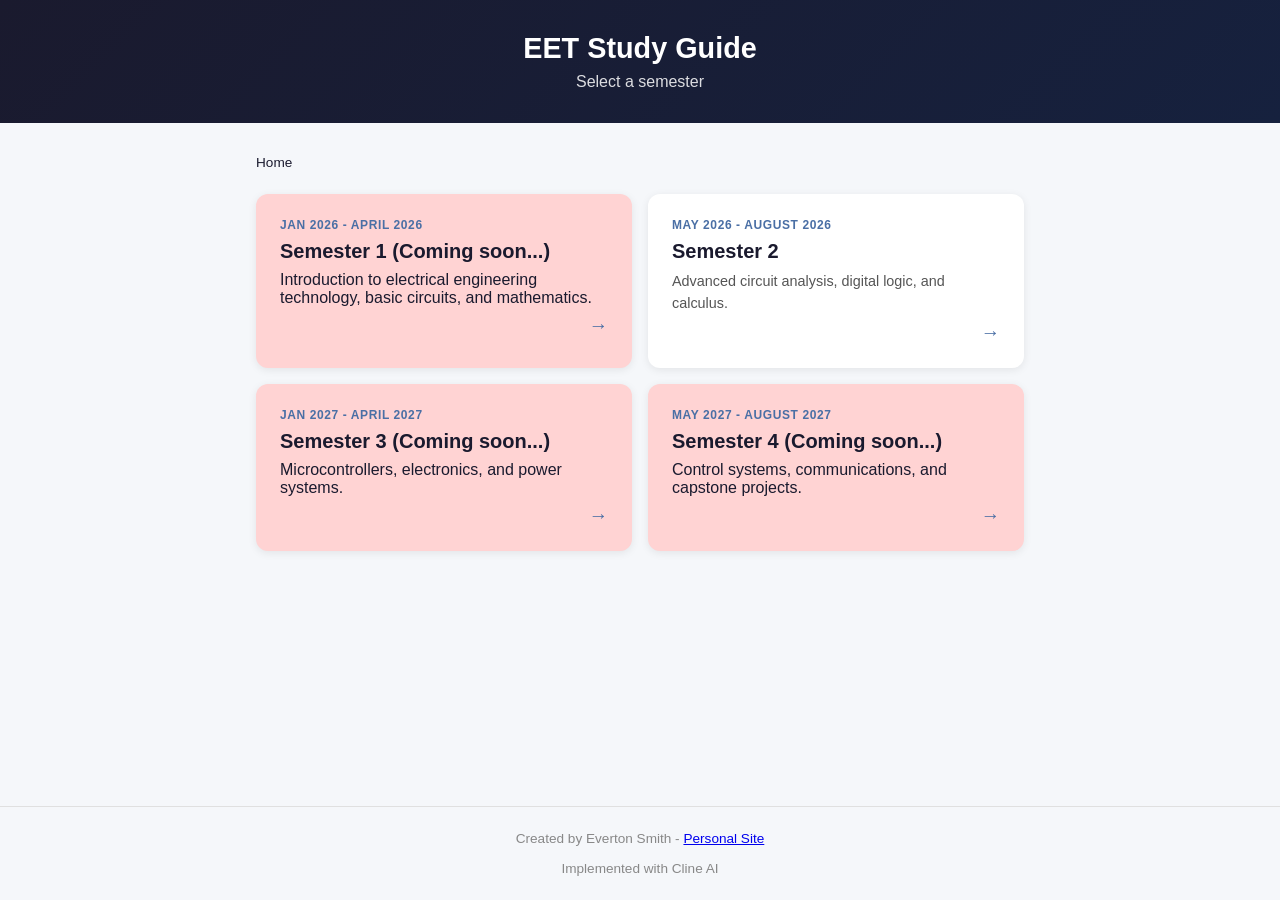
<file: index.html>
<!DOCTYPE html>
<html lang="en">

<head>
    <meta charset="UTF-8">
    <meta name="viewport" content="width=device-width, initial-scale=1.0">
    <title>EET Study Guide</title>
    <link rel="stylesheet" href="assets/css/style.css">
</head>

<body>

    <header>
        <h1>EET Study Guide</h1>
        <p>Select a semester</p>
    </header>

    <main>
        <div class="breadcrumb">
            <span>Home</span>
        </div>

        <div class="semester-grid">
            <a href="#" class="semester-card-wip">
                <div class="semester-number">Jan 2026 - April 2026</div>
                <div class="semester-title">Semester 1 (Coming soon...)</div>
                <p>Introduction to electrical engineering technology, basic circuits, and mathematics.</p>
                <span class="semester-arrow">→</span>
            </a>

            <a href="content/semester-2/index.html" class="semester-card">
                <div class="semester-number">May 2026 - August 2026</div>
                <div class="semester-title">Semester 2</div>
                <p>Advanced circuit analysis, digital logic, and calculus.</p>
                <span class="semester-arrow">→</span>
            </a>

            <a href="#" class="semester-card-wip">
                <div class="semester-number">Jan 2027 - April 2027</div>
                <div class="semester-title">Semester 3 (Coming soon...)</div>
                <p>Microcontrollers, electronics, and power systems.</p>
                <span class="semester-arrow">→</span>
            </a>

            <a href="#" class="semester-card-wip">
                <div class="semester-number">May 2027 - August 2027</div>
                <div class="semester-title">Semester 4 (Coming soon...)</div>
                <p>Control systems, communications, and capstone projects.</p>
                <span class="semester-arrow">→</span>
            </a>
        </div>
    </main>

    <footer>
        <p>Created by Everton Smith - <a href="https://evertonwsmith.github.io/Everton/">Personal Site</a></p>
        <br>
        <p>Implemented with Cline AI</p>
    </footer>

    <script src="assets/js/main.js"></script>
</body>

</html>
</file>
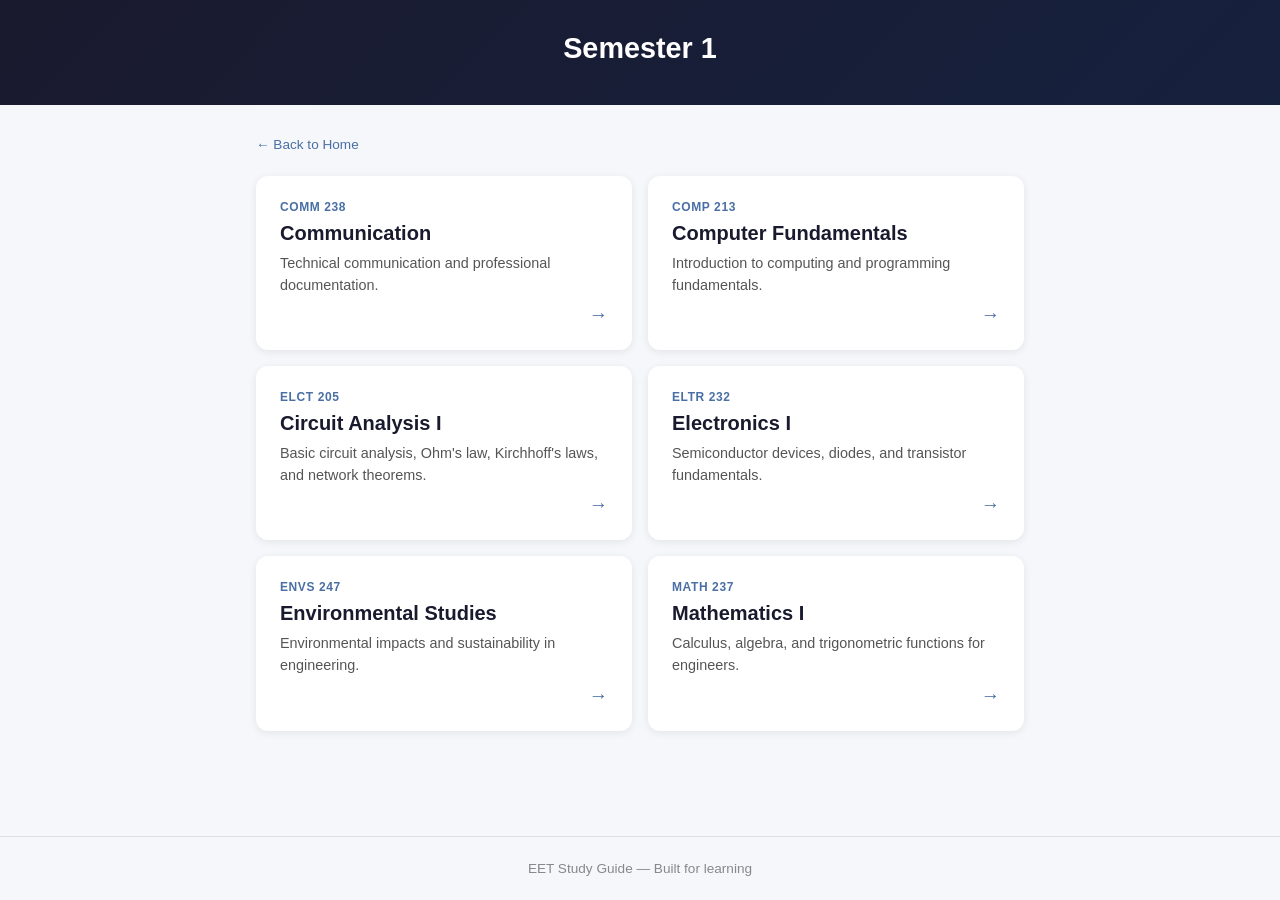
<file: content/semester-1/index.html>
<!DOCTYPE html>
<html lang="en">
<head>
    <meta charset="UTF-8">
    <meta name="viewport" content="width=device-width, initial-scale=1.0">
    <title>Semester 1 - EET Study Guide</title>
    <link rel="stylesheet" href="../../assets/css/style.css">
</head>
<body>

    <header>
        <h1>Semester 1</h1>
    </header>

    <main>
        <div class="breadcrumb">
            <a href="../../index.html" class="back-link">← Back to Home</a>
        </div>

        <div class="semester-grid">
            <a href="COMM 238/" class="semester-card">
                <div class="semester-number">COMM 238</div>
                <div class="semester-title">Communication</div>
                <p>Technical communication and professional documentation.</p>
                <span class="semester-arrow">→</span>
            </a>

            <a href="COMP 213/" class="semester-card">
                <div class="semester-number">COMP 213</div>
                <div class="semester-title">Computer Fundamentals</div>
                <p>Introduction to computing and programming fundamentals.</p>
                <span class="semester-arrow">→</span>
            </a>

            <a href="ELCT 205/" class="semester-card">
                <div class="semester-number">ELCT 205</div>
                <div class="semester-title">Circuit Analysis I</div>
                <p>Basic circuit analysis, Ohm's law, Kirchhoff's laws, and network theorems.</p>
                <span class="semester-arrow">→</span>
            </a>

            <a href="ELTR 232/" class="semester-card">
                <div class="semester-number">ELTR 232</div>
                <div class="semester-title">Electronics I</div>
                <p>Semiconductor devices, diodes, and transistor fundamentals.</p>
                <span class="semester-arrow">→</span>
            </a>

            <a href="ENVS 247/" class="semester-card">
                <div class="semester-number">ENVS 247</div>
                <div class="semester-title">Environmental Studies</div>
                <p>Environmental impacts and sustainability in engineering.</p>
                <span class="semester-arrow">→</span>
            </a>

            <a href="MATH 237/" class="semester-card">
                <div class="semester-number">MATH 237</div>
                <div class="semester-title">Mathematics I</div>
                <p>Calculus, algebra, and trigonometric functions for engineers.</p>
                <span class="semester-arrow">→</span>
            </a>
        </div>
    </main>

    <footer>
        <p>EET Study Guide &mdash; Built for learning</p>
    </footer>

    <script src="../../assets/js/main.js"></script>
</body>
</html>
</file>
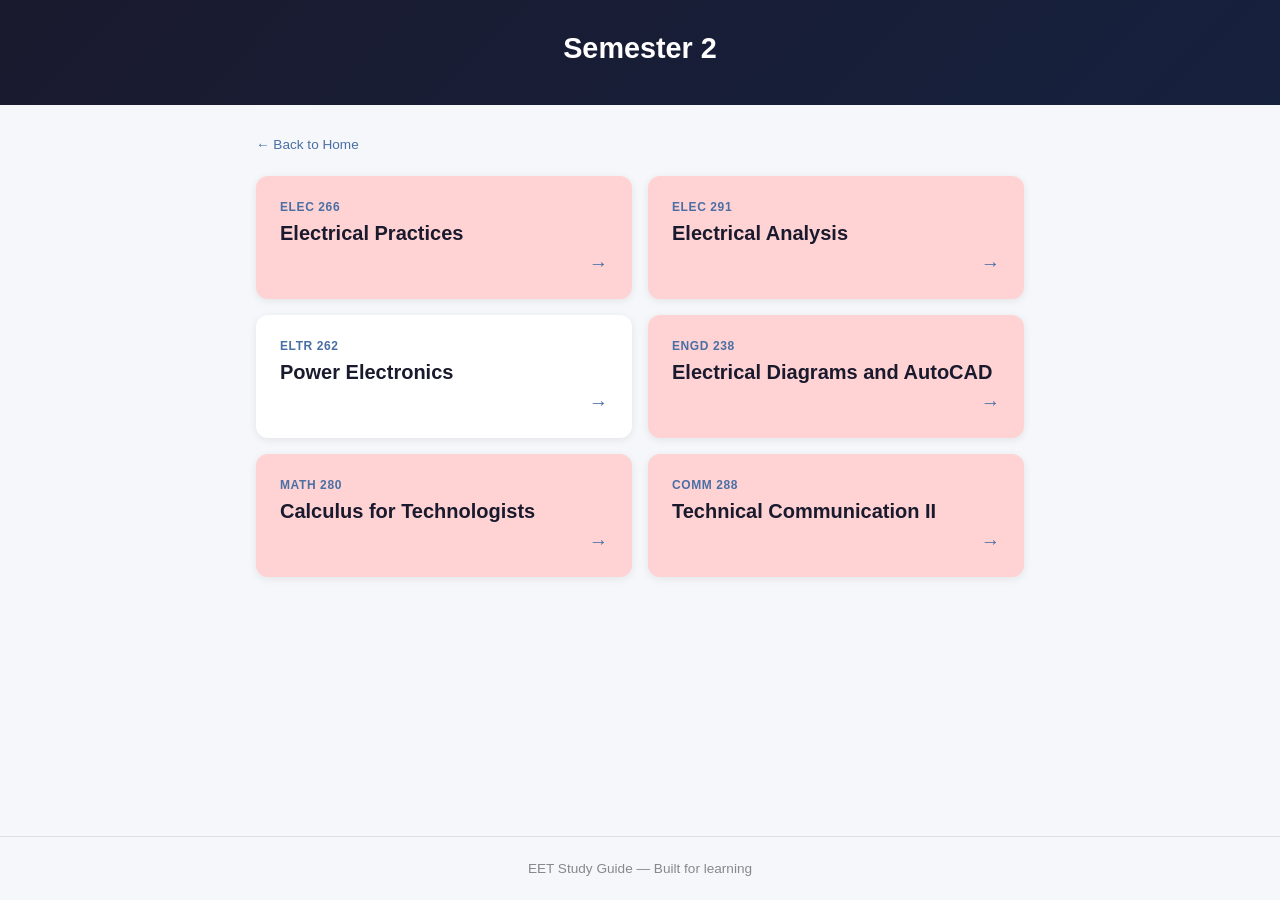
<file: content/semester-2/index.html>
<!DOCTYPE html>
<html lang="en">

<head>
    <meta charset="UTF-8">
    <meta name="viewport" content="width=device-width, initial-scale=1.0">
    <title>Semester 2 - EET Study Guide</title>
    <link rel="stylesheet" href="../../assets/css/style.css">
</head>

<body>

    <header>
        <h1>Semester 2</h1>
    </header>

    <main>
        <div class="breadcrumb">
            <a href="../../index.html" class="back-link">← Back to Home</a>
        </div>

        <div class="semester-grid">
            <!-- <a href="ELEC 266/index.html" class="semester-card"> -->
            <a href="#" class="semester-card-wip">
                <div class="semester-number">ELEC 266</div>
                <div class="semester-title">Electrical Practices</div>
                <span class="semester-arrow">→</span>
            </a>

            <!-- <a href="ELEC 291/index.html" class="semester-card"> -->
            <a href="#" class="semester-card-wip">
                <div class="semester-number">ELEC 291</div>
                <div class="semester-title">Electrical Analysis</div>
                <span class="semester-arrow">→</span>
            </a>

            <a href="ELTR 262/index.html" class="semester-card">
                <div class="semester-number">ELTR 262</div>
                <div class="semester-title">Power Electronics</div>
                <span class="semester-arrow">→</span>
            </a>

            <!-- <a href="ENGD 238/index.html" class="semester-card"> -->
            <a href="#" class="semester-card-wip">
                <div class="semester-number">ENGD 238</div>
                <div class="semester-title">Electrical Diagrams and AutoCAD</div>
                <span class="semester-arrow">→</span>
            </a>

            <!-- <a href="MATH 280/index.html" class="semester-card"> -->
            <a href="#" class="semester-card-wip">
                <div class="semester-number">MATH 280</div>
                <div class="semester-title">Calculus for Technologists</div>
                <span class="semester-arrow">→</span>
            </a>

            <!-- <a href="COMM 288/index.html" class="semester-card"> -->
            <a href="#" class="semester-card-wip">
                <div class="semester-number">COMM 288</div>
                <div class="semester-title">Technical Communication II</div>
                <span class="semester-arrow">→</span>
            </a>
        </div>
    </main>

    <footer>
        <p>EET Study Guide &mdash; Built for learning</p>
    </footer>

    <script src="../../assets/js/main.js"></script>
</body>

</html>
</file>
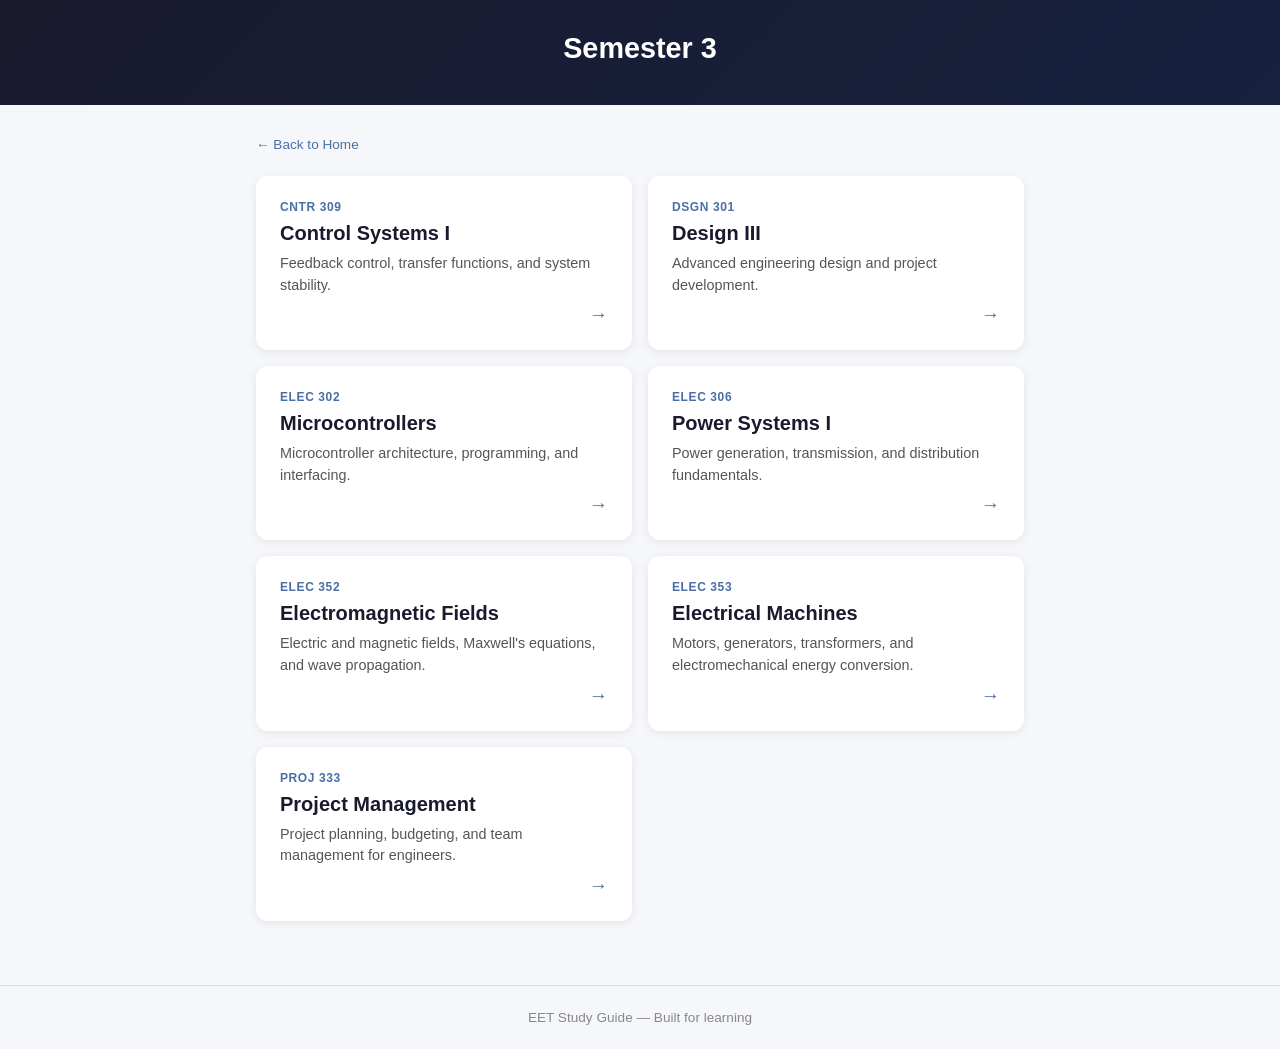
<file: content/semester-3/index.html>
<!DOCTYPE html>
<html lang="en">

<head>
    <meta charset="UTF-8">
    <meta name="viewport" content="width=device-width, initial-scale=1.0">
    <title>Semester 3 - EET Study Guide</title>
    <link rel="stylesheet" href="../../assets/css/style.css">
</head>

<body>

    <header>
        <h1>Semester 3</h1>
    </header>

    <main>
        <div class="breadcrumb">
            <a href="../../index.html" class="back-link">← Back to Home</a>
        </div>

        <div class="semester-grid">
            <a href="CNTR 309/" class="semester-card">
                <div class="semester-number">CNTR 309</div>
                <div class="semester-title">Control Systems I</div>
                <p>Feedback control, transfer functions, and system stability.</p>
                <span class="semester-arrow">→</span>
            </a>

            <a href="DSGN 301/" class="semester-card">
                <div class="semester-number">DSGN 301</div>
                <div class="semester-title">Design III</div>
                <p>Advanced engineering design and project development.</p>
                <span class="semester-arrow">→</span>
            </a>

            <a href="ELEC 302/" class="semester-card">
                <div class="semester-number">ELEC 302</div>
                <div class="semester-title">Microcontrollers</div>
                <p>Microcontroller architecture, programming, and interfacing.</p>
                <span class="semester-arrow">→</span>
            </a>

            <a href="ELEC 306/" class="semester-card">
                <div class="semester-number">ELEC 306</div>
                <div class="semester-title">Power Systems I</div>
                <p>Power generation, transmission, and distribution fundamentals.</p>
                <span class="semester-arrow">→</span>
            </a>

            <a href="ELEC 352/" class="semester-card">
                <div class="semester-number">ELEC 352</div>
                <div class="semester-title">Electromagnetic Fields</div>
                <p>Electric and magnetic fields, Maxwell's equations, and wave propagation.</p>
                <span class="semester-arrow">→</span>
            </a>

            <a href="ELEC 353/" class="semester-card">
                <div class="semester-number">ELEC 353</div>
                <div class="semester-title">Electrical Machines</div>
                <p>Motors, generators, transformers, and electromechanical energy conversion.</p>
                <span class="semester-arrow">→</span>
            </a>

            <a href="PROJ 333/" class="semester-card">
                <div class="semester-number">PROJ 333</div>
                <div class="semester-title">Project Management</div>
                <p>Project planning, budgeting, and team management for engineers.</p>
                <span class="semester-arrow">→</span>
            </a>
        </div>
    </main>

    <footer>
        <p>EET Study Guide &mdash; Built for learning</p>
    </footer>

    <script src="../../assets/js/main.js"></script>
</body>

</html>
</file>
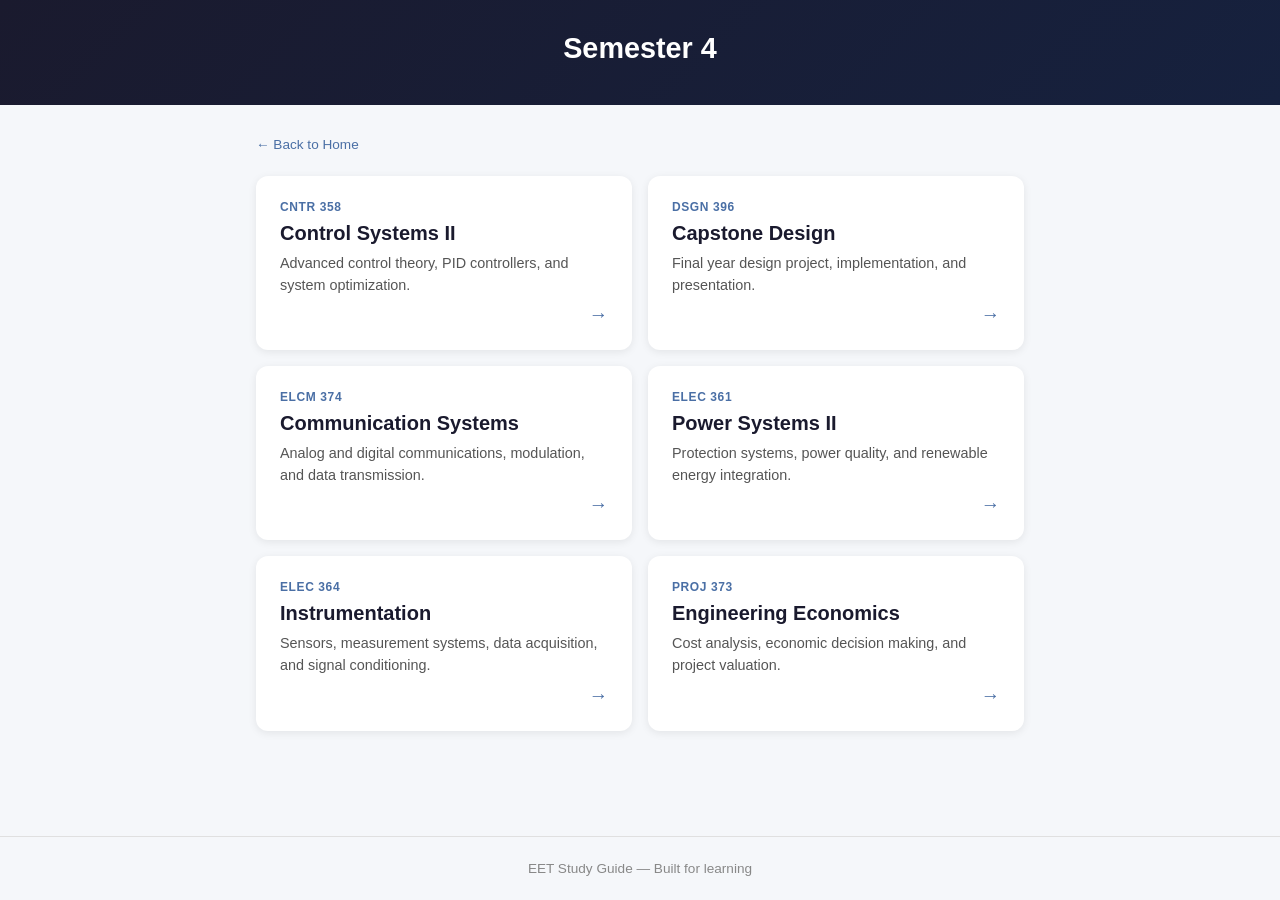
<file: content/semester-4/index.html>
<!DOCTYPE html>
<html lang="en">

<head>
    <meta charset="UTF-8">
    <meta name="viewport" content="width=device-width, initial-scale=1.0">
    <title>Semester 4 - EET Study Guide</title>
    <link rel="stylesheet" href="../../assets/css/style.css">
</head>

<body>

    <header>
        <h1>Semester 4</h1>
    </header>

    <main>
        <div class="breadcrumb">
            <a href="../../index.html" class="back-link">← Back to Home</a>
        </div>

        <div class="semester-grid">
            <a href="CNTR 358/" class="semester-card">
                <div class="semester-number">CNTR 358</div>
                <div class="semester-title">Control Systems II</div>
                <p>Advanced control theory, PID controllers, and system optimization.</p>
                <span class="semester-arrow">→</span>
            </a>

            <a href="DSGN 396/" class="semester-card">
                <div class="semester-number">DSGN 396</div>
                <div class="semester-title">Capstone Design</div>
                <p>Final year design project, implementation, and presentation.</p>
                <span class="semester-arrow">→</span>
            </a>

            <a href="ELCM 374/" class="semester-card">
                <div class="semester-number">ELCM 374</div>
                <div class="semester-title">Communication Systems</div>
                <p>Analog and digital communications, modulation, and data transmission.</p>
                <span class="semester-arrow">→</span>
            </a>

            <a href="ELEC 361/" class="semester-card">
                <div class="semester-number">ELEC 361</div>
                <div class="semester-title">Power Systems II</div>
                <p>Protection systems, power quality, and renewable energy integration.</p>
                <span class="semester-arrow">→</span>
            </a>

            <a href="ELEC 364/" class="semester-card">
                <div class="semester-number">ELEC 364</div>
                <div class="semester-title">Instrumentation</div>
                <p>Sensors, measurement systems, data acquisition, and signal conditioning.</p>
                <span class="semester-arrow">→</span>
            </a>

            <a href="PROJ 373/" class="semester-card">
                <div class="semester-number">PROJ 373</div>
                <div class="semester-title">Engineering Economics</div>
                <p>Cost analysis, economic decision making, and project valuation.</p>
                <span class="semester-arrow">→</span>
            </a>
        </div>
    </main>

    <footer>
        <p>EET Study Guide &mdash; Built for learning</p>
    </footer>

    <script src="../../assets/js/main.js"></script>
</body>

</html>
</file>
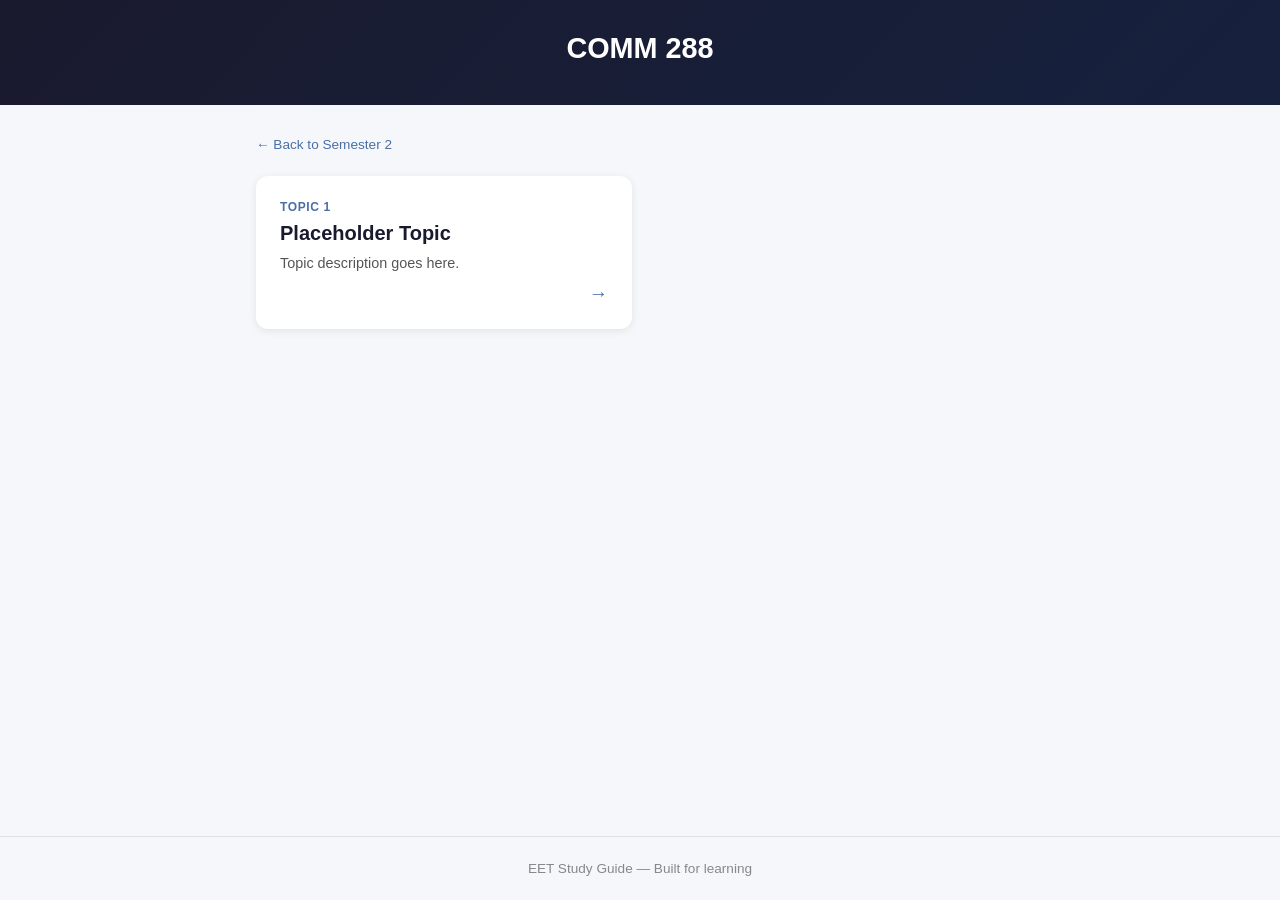
<file: content/semester-2/COMM 288/index.html>
<!DOCTYPE html>
<html lang="en">
<head>
    <meta charset="UTF-8">
    <meta name="viewport" content="width=device-width, initial-scale=1.0">
    <title>COMM 288 - EET Study Guide</title>
    <link rel="stylesheet" href="../../../assets/css/style.css">
</head>
<body>

    <header>
        <h1>COMM 288</h1>
    </header>

    <main>
        <div class="breadcrumb">
            <a href="../index.html" class="back-link">← Back to Semester 2</a>
        </div>

        <div class="semester-grid">
            <a href="topic-1/" class="semester-card">
                <div class="semester-number">Topic 1</div>
                <div class="semester-title">Placeholder Topic</div>
                <p>Topic description goes here.</p>
                <span class="semester-arrow">→</span>
            </a>
        </div>
    </main>

    <footer>
        <p>EET Study Guide &mdash; Built for learning</p>
    </footer>

    <script src="../../../assets/js/main.js"></script>
</body>
</html>
</file>
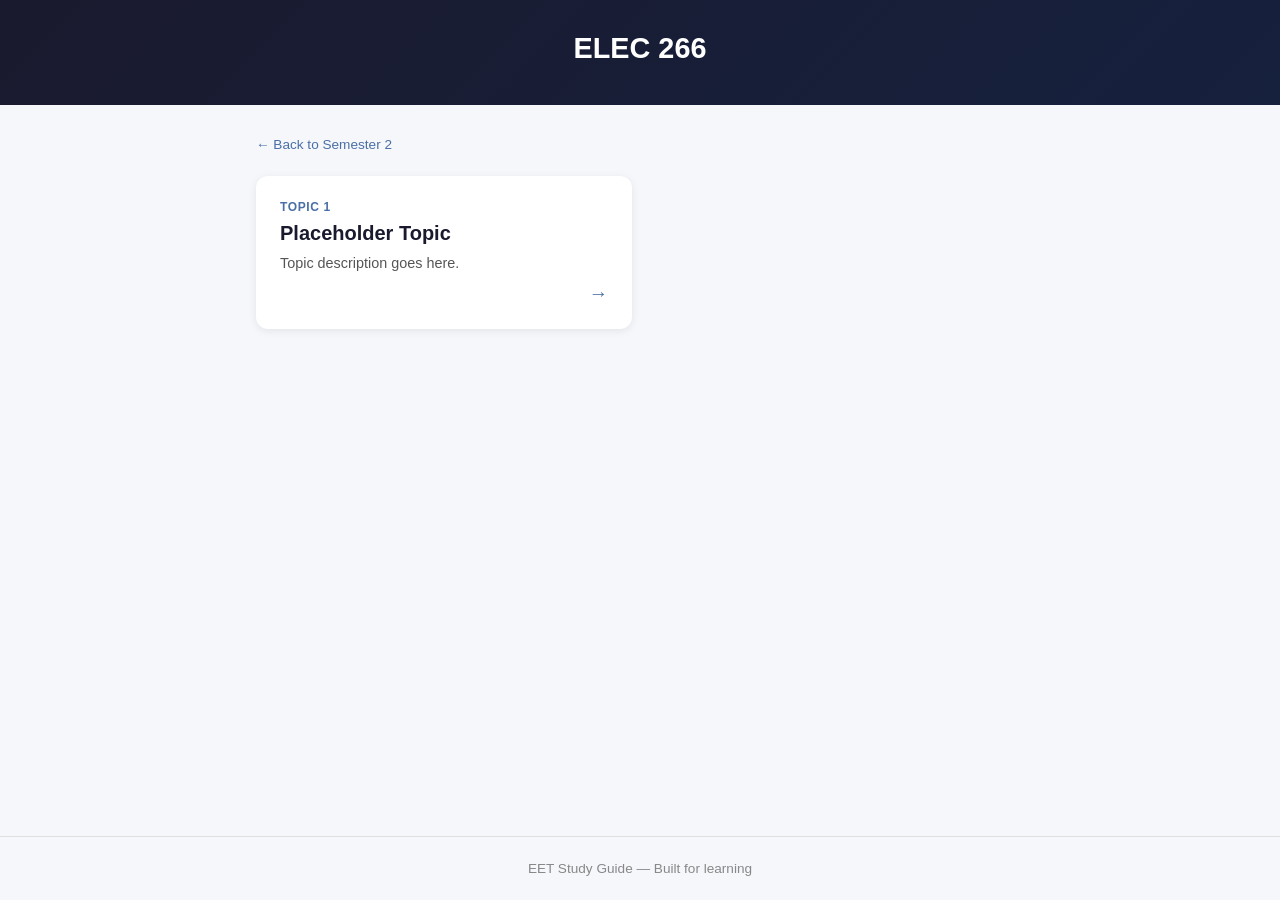
<file: content/semester-2/ELEC 266/index.html>
<!DOCTYPE html>
<html lang="en">
<head>
    <meta charset="UTF-8">
    <meta name="viewport" content="width=device-width, initial-scale=1.0">
    <title>ELEC 266 - EET Study Guide</title>
    <link rel="stylesheet" href="../../../assets/css/style.css">
</head>
<body>

    <header>
        <h1>ELEC 266</h1>
    </header>

    <main>
        <div class="breadcrumb">
            <a href="../index.html" class="back-link">← Back to Semester 2</a>
        </div>

        <div class="semester-grid">
            <a href="topic-1/" class="semester-card">
                <div class="semester-number">Topic 1</div>
                <div class="semester-title">Placeholder Topic</div>
                <p>Topic description goes here.</p>
                <span class="semester-arrow">→</span>
            </a>
        </div>
    </main>

    <footer>
        <p>EET Study Guide &mdash; Built for learning</p>
    </footer>

    <script src="../../../assets/js/main.js"></script>
</body>
</html>
</file>
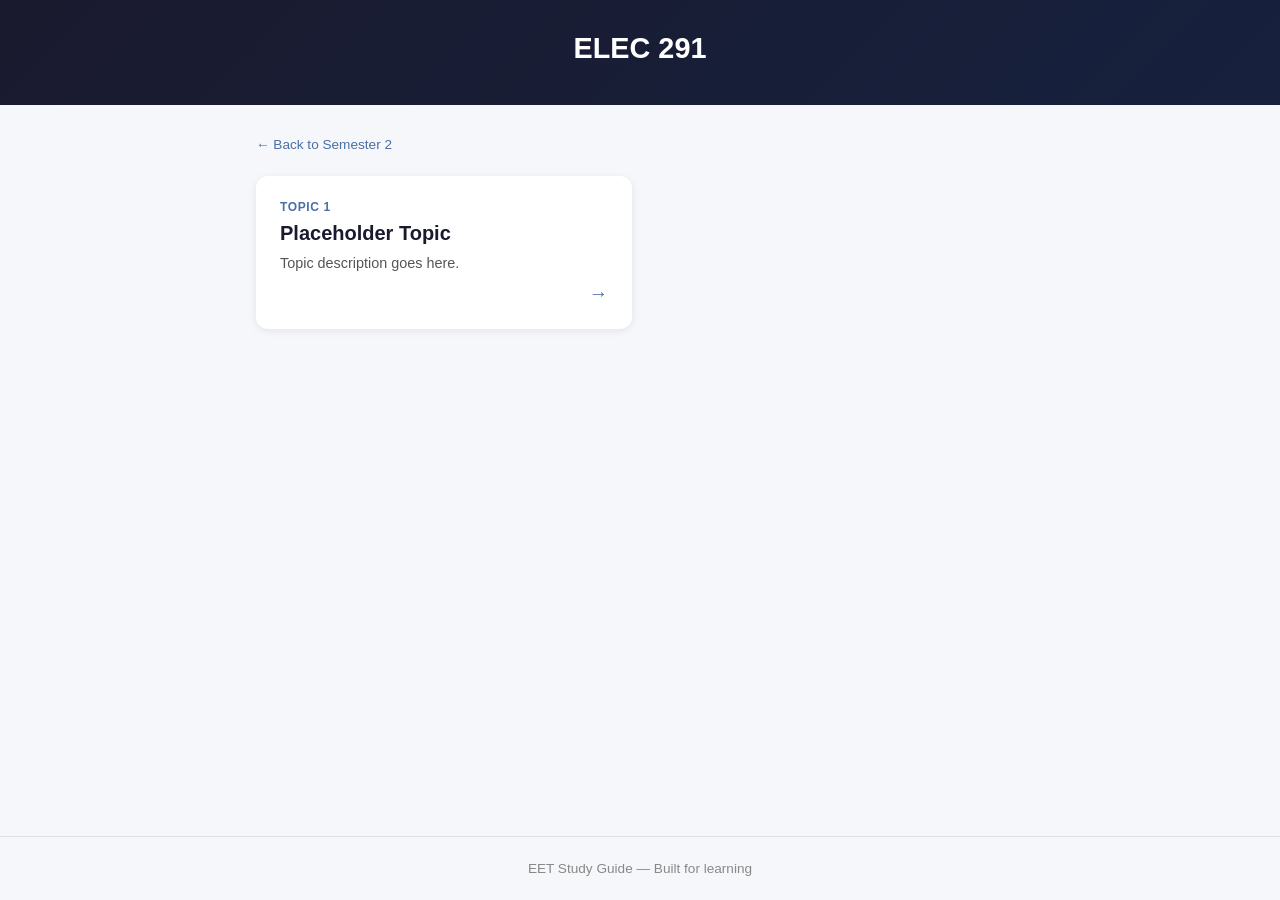
<file: content/semester-2/ELEC 291/index.html>
<!DOCTYPE html>
<html lang="en">
<head>
    <meta charset="UTF-8">
    <meta name="viewport" content="width=device-width, initial-scale=1.0">
    <title>ELEC 291 - EET Study Guide</title>
    <link rel="stylesheet" href="../../../assets/css/style.css">
</head>
<body>

    <header>
        <h1>ELEC 291</h1>
    </header>

    <main>
        <div class="breadcrumb">
            <a href="../index.html" class="back-link">← Back to Semester 2</a>
        </div>

        <div class="semester-grid">
            <a href="topic-1/" class="semester-card">
                <div class="semester-number">Topic 1</div>
                <div class="semester-title">Placeholder Topic</div>
                <p>Topic description goes here.</p>
                <span class="semester-arrow">→</span>
            </a>
        </div>
    </main>

    <footer>
        <p>EET Study Guide &mdash; Built for learning</p>
    </footer>

    <script src="../../../assets/js/main.js"></script>
</body>
</html>
</file>
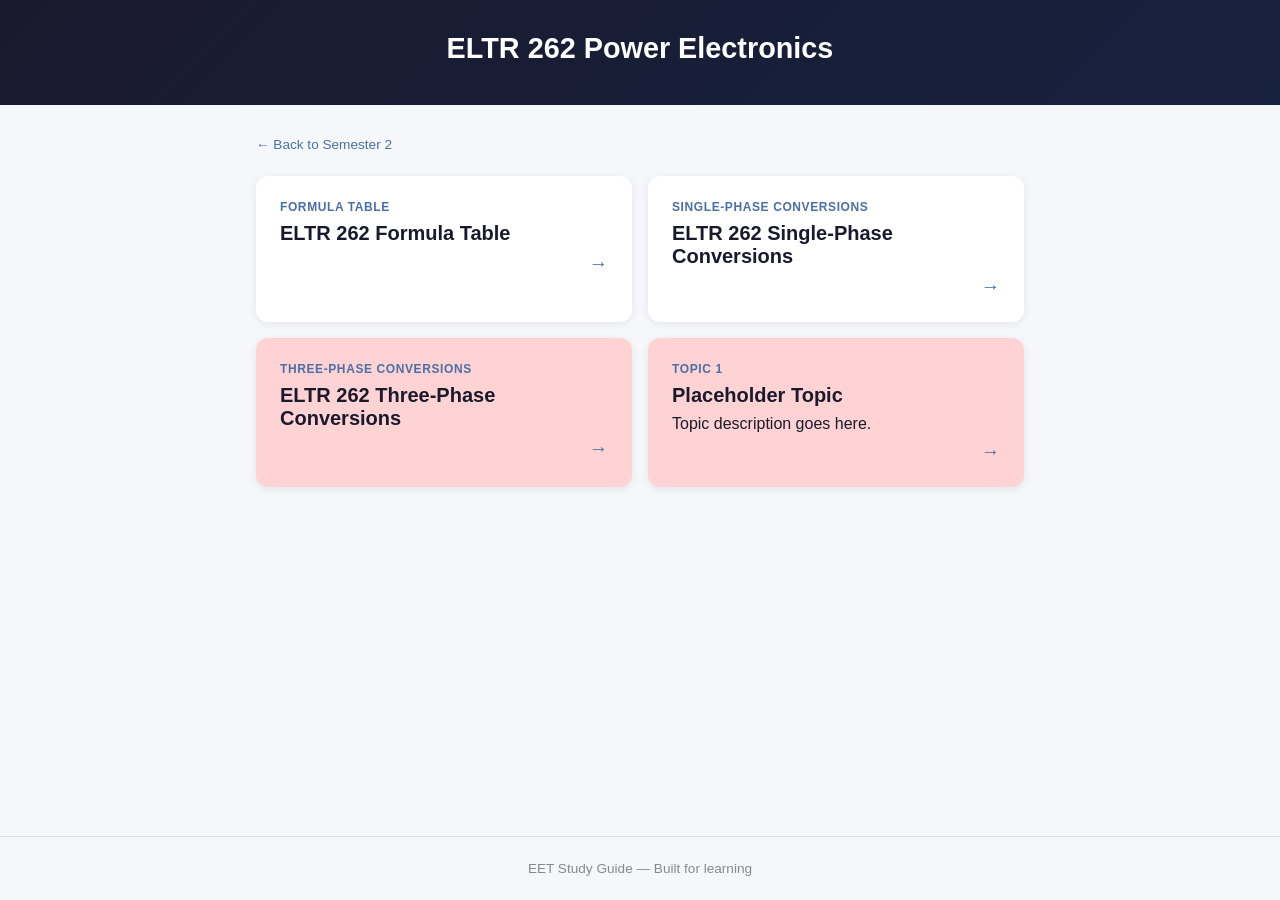
<file: content/semester-2/ELTR 262/index.html>
<!DOCTYPE html>
<html lang="en">

<head>
    <meta charset="UTF-8">
    <meta name="viewport" content="width=device-width, initial-scale=1.0">
    <title>ELTR 262 - EET Study Guide</title>
    <link rel="stylesheet" href="../../../assets/css/style.css">
</head>

<body>

    <header>
        <h1>ELTR 262 Power Electronics</h1>
    </header>

    <main>
        <div class="breadcrumb">
            <a href="../index.html" class="back-link">← Back to Semester 2</a>
        </div>

        <div class="semester-grid">
            <a href="formulaTable/formulaTable.html" class="semester-card">
                <div class="semester-number">Formula Table</div>
                <div class="semester-title">ELTR 262 Formula Table</div>
                <span class="semester-arrow">→</span>
            </a>

            <a href="singlePhaseConversions/singlephase.html" class="semester-card">
            <!-- <a href="#" class="semester-card-wip"> -->
                <div class="semester-number">Single-Phase Conversions</div>
                <div class="semester-title">ELTR 262 Single-Phase Conversions</div>
                <span class="semester-arrow">→</span>
            </a>

            <!-- <a href="threePhaseConversions/index.html" class="semester-card"> -->
            <a href="#" class="semester-card-wip">
                <div class="semester-number">Three-Phase Conversions</div>
                <div class="semester-title">ELTR 262 Three-Phase Conversions</div>
                <span class="semester-arrow">→</span>
            </a>

            <a href="#" class="semester-card-wip">
                <div class="semester-number">Topic 1</div>
                <div class="semester-title">Placeholder Topic</div>
                <p>Topic description goes here.</p>
                <span class="semester-arrow">→</span>
            </a>
        </div>
    </main>

    <footer>
        <p>EET Study Guide &mdash; Built for learning</p>
    </footer>

    <script src="../../../assets/js/main.js"></script>
</body>

</html>
</file>
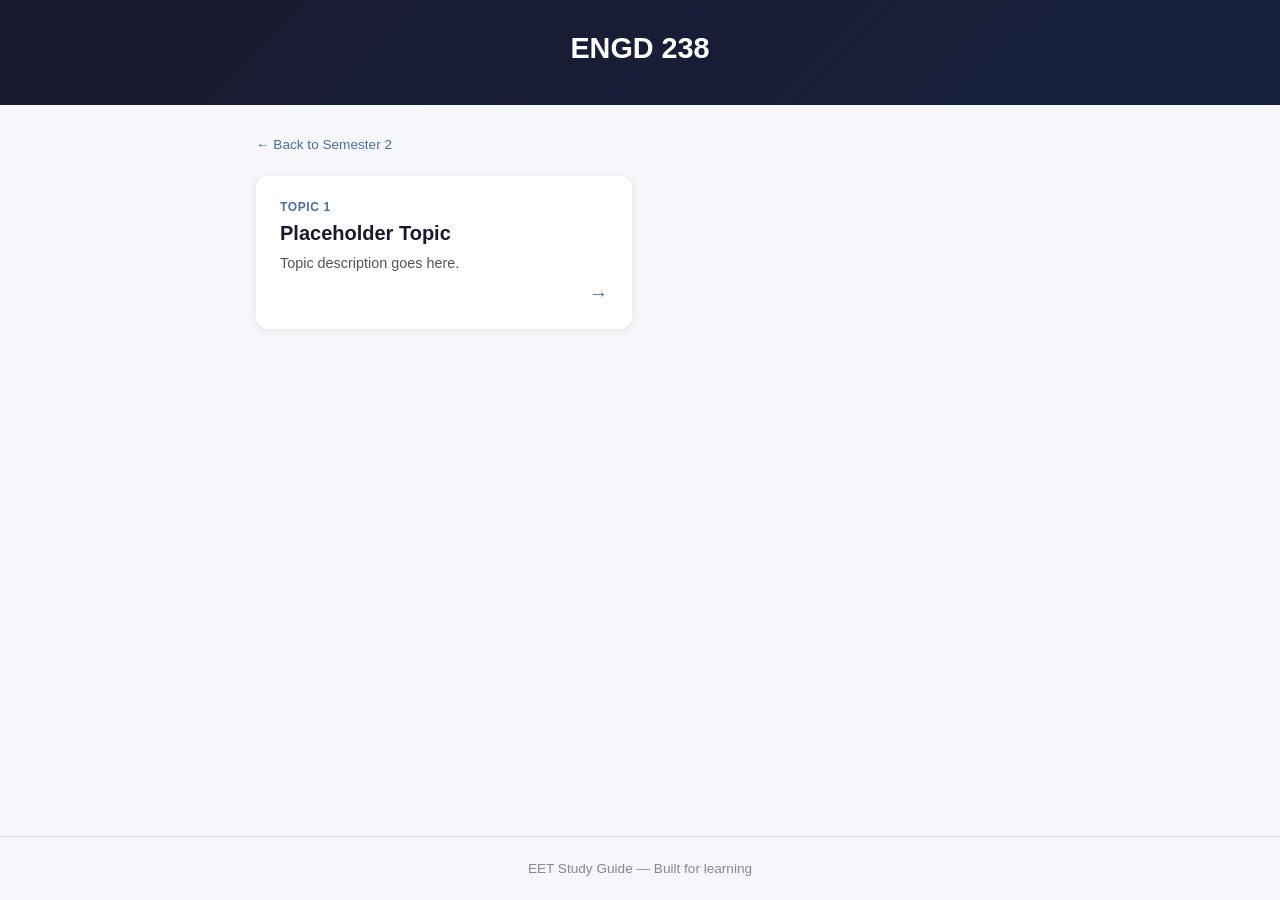
<file: content/semester-2/ENGD 238/index.html>
<!DOCTYPE html>
<html lang="en">
<head>
    <meta charset="UTF-8">
    <meta name="viewport" content="width=device-width, initial-scale=1.0">
    <title>ENGD 238 - EET Study Guide</title>
    <link rel="stylesheet" href="../../../assets/css/style.css">
</head>
<body>

    <header>
        <h1>ENGD 238</h1>
    </header>

    <main>
        <div class="breadcrumb">
            <a href="../index.html" class="back-link">← Back to Semester 2</a>
        </div>

        <div class="semester-grid">
            <a href="topic-1/" class="semester-card">
                <div class="semester-number">Topic 1</div>
                <div class="semester-title">Placeholder Topic</div>
                <p>Topic description goes here.</p>
                <span class="semester-arrow">→</span>
            </a>
        </div>
    </main>

    <footer>
        <p>EET Study Guide &mdash; Built for learning</p>
    </footer>

    <script src="../../../assets/js/main.js"></script>
</body>
</html>
</file>
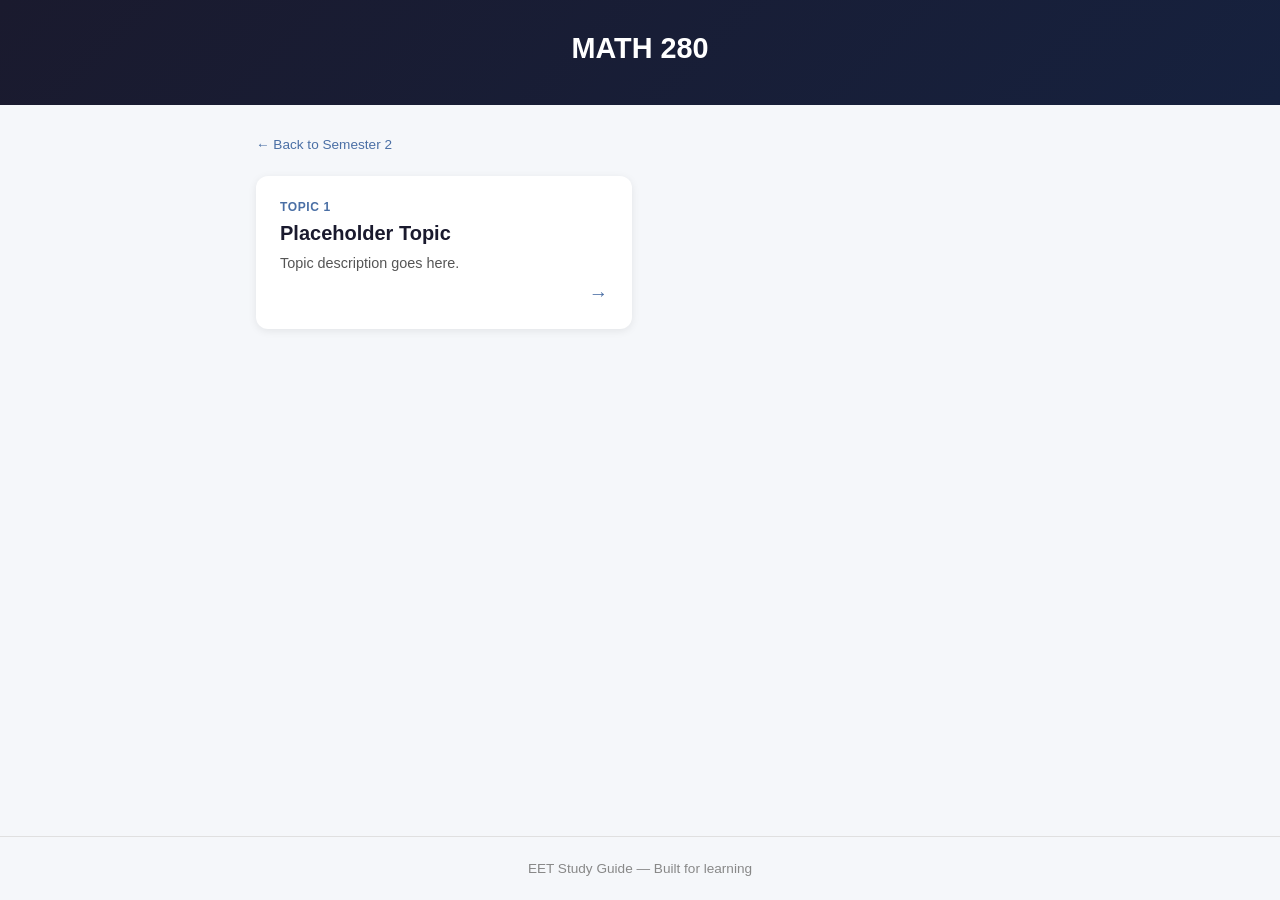
<file: content/semester-2/MATH 280/index.html>
<!DOCTYPE html>
<html lang="en">
<head>
    <meta charset="UTF-8">
    <meta name="viewport" content="width=device-width, initial-scale=1.0">
    <title>MATH 280 - EET Study Guide</title>
    <link rel="stylesheet" href="../../../assets/css/style.css">
</head>
<body>

    <header>
        <h1>MATH 280</h1>
    </header>

    <main>
        <div class="breadcrumb">
            <a href="../index.html" class="back-link">← Back to Semester 2</a>
        </div>

        <div class="semester-grid">
            <a href="topic-1/" class="semester-card">
                <div class="semester-number">Topic 1</div>
                <div class="semester-title">Placeholder Topic</div>
                <p>Topic description goes here.</p>
                <span class="semester-arrow">→</span>
            </a>
        </div>
    </main>

    <footer>
        <p>EET Study Guide &mdash; Built for learning</p>
    </footer>

    <script src="../../../assets/js/main.js"></script>
</body>
</html>
</file>
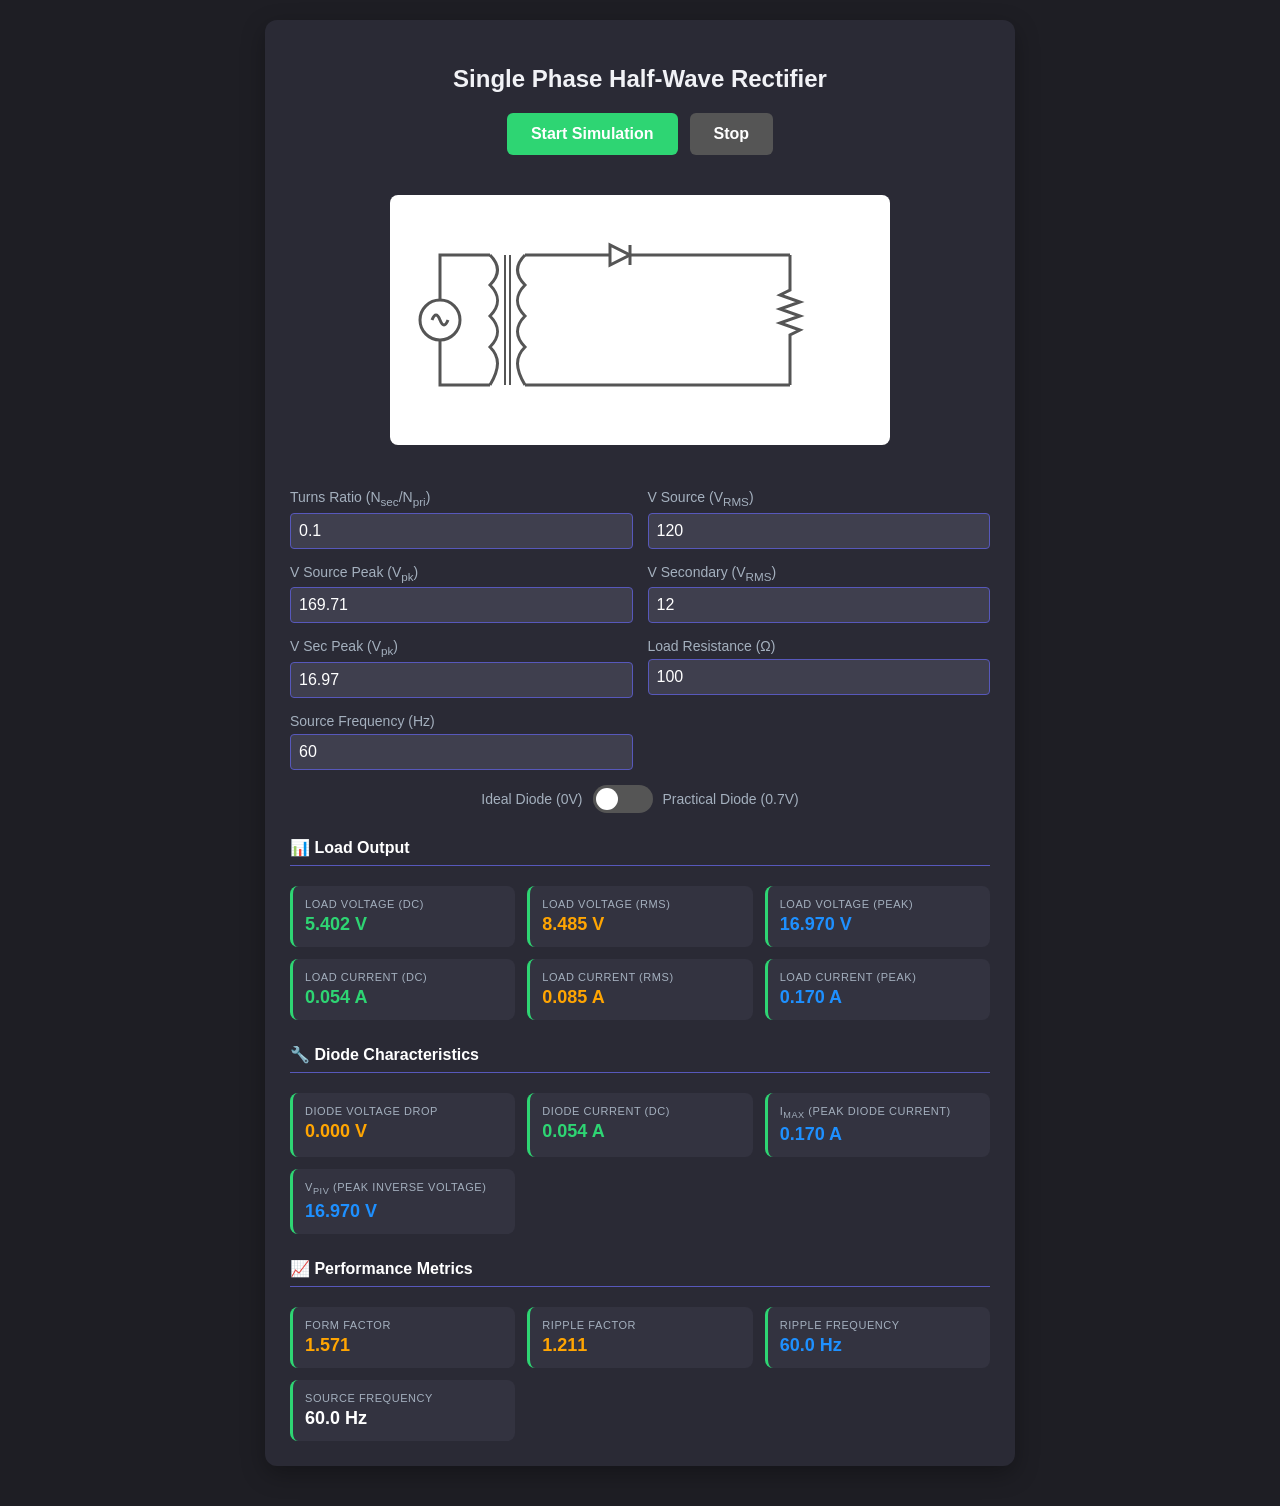
<file: content/semester-2/ELTR 262/test.html>
<!DOCTYPE html>
<html lang="en">
<head>
    <meta charset="UTF-8">
    <meta name="viewport" content="width=device-width, initial-scale=1.0">
    <title>Half-Wave Rectifier Simulation</title>
    <style>
        :root {
            --wire-idle: #555;
            --wire-active-pos: #ff4757;
            --wire-active-neg: #1e90ff;
            --bg-color: #1e1e24;
            --card-bg: #2a2a35;
            --card-alt: #333340;
            --text-color: #f1f2f6;
            --accent-green: #2ed573;
            --accent-red: #ff4757;
            --accent-blue: #1e90ff;
            --border-color: #5758bb;
            --muted: #a4b0be;
        }

        body {
            font-family: -apple-system, BlinkMacSystemFont, "Segoe UI", Roboto, sans-serif;
            background-color: var(--bg-color);
            color: var(--text-color);
            display: flex;
            flex-direction: column;
            align-items: center;
            padding: 20px;
            margin: 0;
        }

        .container {
            background-color: var(--card-bg);
            padding: 25px;
            border-radius: 12px;
            box-shadow: 0 8px 24px rgba(0,0,0,0.3);
            max-width: 700px;
            width: 100%;
            text-align: center;
            margin-bottom: 20px;
        }

        .controls {
            margin-bottom: 20px;
            display: flex;
            gap: 12px;
            justify-content: center;
            flex-wrap: wrap;
        }

        button {
            border: none;
            padding: 12px 24px;
            font-size: 16px;
            font-weight: bold;
            border-radius: 6px;
            cursor: pointer;
            transition: background 0.2s;
        }

        .btn-start {
            background-color: var(--accent-green);
            color: #fff;
        }
        .btn-start:hover { background-color: #26af5f; }

        .btn-stop {
            background-color: var(--accent-red);
            color: #fff;
        }
        .btn-stop:hover { background-color: #e04040; }

        button:disabled { background-color: #555; cursor: not-allowed; }

        svg {
            background: #fff;
            border-radius: 8px;
            margin: 20px 0;
            max-width: 100%;
        }

        .wire, .component {
            stroke: var(--wire-idle);
            stroke-width: 3;
            fill: none;
            transition: stroke 0.3s ease;
        }

        .active-pos { stroke: var(--wire-active-pos) !important; }
        .active-neg { stroke: var(--wire-active-neg) !important; }

        .grid-inputs {
            display: grid;
            grid-template-columns: repeat(2, 1fr);
            gap: 15px;
            margin-top: 20px;
            text-align: left;
        }

        .input-group {
            display: flex;
            flex-direction: column;
        }

        .input-group label {
            font-size: 14px;
            margin-bottom: 5px;
            color: var(--muted);
        }

        .input-group input {
            background-color: #3f3f4e;
            border: 1px solid var(--border-color);
            border-radius: 4px;
            padding: 8px;
            color: #fff;
            font-size: 16px;
        }
        
        .input-group input:focus {
            outline: 2px solid var(--accent-green);
        }

        .toggle-group {
            display: flex;
            align-items: center;
            gap: 10px;
            margin: 15px 0;
            justify-content: center;
        }

        .toggle-group label {
            font-size: 14px;
            color: var(--muted);
        }

        .toggle-switch {
            position: relative;
            display: inline-block;
            width: 60px;
            height: 28px;
        }

        .toggle-switch input {
            opacity: 0;
            width: 0;
            height: 0;
        }

        .toggle-slider {
            position: absolute;
            cursor: pointer;
            top: 0; left: 0; right: 0; bottom: 0;
            background-color: #555;
            border-radius: 28px;
            transition: 0.3s;
        }

        .toggle-slider::before {
            content: "";
            position: absolute;
            height: 22px; width: 22px;
            left: 3px; bottom: 3px;
            background-color: white;
            border-radius: 50%;
            transition: 0.3s;
        }

        .toggle-switch input:checked + .toggle-slider {
            background-color: var(--accent-green);
        }

        .toggle-switch input:checked + .toggle-slider::before {
            transform: translateX(32px);
        }

        .results-grid {
            display: grid;
            grid-template-columns: repeat(2, 1fr);
            gap: 12px;
            margin-top: 20px;
            text-align: left;
        }

        @media (min-width: 600px) {
            .results-grid {
                grid-template-columns: repeat(3, 1fr);
            }
        }

        .result-card {
            background: var(--card-alt);
            border-radius: 8px;
            padding: 12px;
            border-left: 3px solid var(--accent-green);
        }

        .result-card .label {
            font-size: 11px;
            text-transform: uppercase;
            letter-spacing: 0.05em;
            color: var(--muted);
            margin-bottom: 4px;
        }

        .result-card .value {
            font-size: 18px;
            font-weight: 600;
            color: #fff;
        }

        .result-card .value.dc { color: #2ed573; }
        .result-card .value.rms { color: #ffa502; }
        .result-card .value.peak { color: #1e90ff; }

        .section-title {
            font-size: 16px;
            font-weight: 600;
            margin-top: 25px;
            margin-bottom: 10px;
            text-align: left;
            color: #fff;
            border-bottom: 1px solid var(--border-color);
            padding-bottom: 8px;
        }
    </style>
</head>
<body>

<div class="container">
    <h2>Single Phase Half-Wave Rectifier</h2>
    
    <div class="controls">
        <button id="startBtn" class="btn-start">Start Simulation</button>
        <button id="stopBtn" class="btn-stop" disabled>Stop</button>
    </div>

    <svg width="500" height="250" viewBox="0 0 500 250">
        <circle id="src-circle" cx="50" cy="125" r="20" class="wire"/>
        <path d="M 42 125 Q 46 115 50 125 T 58 125" class="wire"/>
        
        <path id="wire-src-top" d="M 50 105 L 50 60 L 100 60" class="wire"/>
        <path id="wire-src-bot" d="M 50 145 L 50 190 L 100 190" class="wire"/>
        
        <path id="tx-pri" d="M 100 60 C 110 70 110 80 100 90 C 110 100 110 111 100 121 C 110 131 110 142 100 152 C 110 162 110 173 100 190" class="wire"/>
        <line x1="115" y1="60" x2="115" y2="190" stroke="#555" stroke-width="2"/>
        <line x1="120" y1="60" x2="120" y2="190" stroke="#555" stroke-width="2"/>
        <path id="tx-sec" d="M 135 60 C 125 70 125 80 135 90 C 125 100 125 111 135 121 C 125 131 125 142 135 152 C 125 162 125 173 135 190" class="wire"/>

        <path id="wire-sec-top" d="M 135 60 L 220 60" class="wire"/>
        <path id="wire-sec-bot" d="M 135 190 L 400 190" class="wire"/>
        
        <g id="diode">
            <polygon points="220,50 220,70 240,60" fill="none" stroke="#555" stroke-width="3" class="component"/>
            <line x1="240" y1="50" x2="240" y2="70" stroke="#555" stroke-width="3" class="component"/>
        </g>
        <path id="wire-diode-out" d="M 240 60 L 400 60" class="wire"/>

        <path id="load-res" d="M 400 60 L 400 95 L 390 100 L 410 107 L 390 114 L 410 121 L 390 128 L 410 135 L 400 140 L 400 190" class="wire"/>
    </svg>

    <div class="grid-inputs">
        <div class="input-group">
            <label for="turnsRatio">Turns Ratio (N<sub>sec</sub>/N<sub>pri</sub>)</label>
            <input type="number" id="turnsRatio" step="any" value="0.1">
        </div>
        <div class="input-group">
            <label for="vSource">V Source (V<sub>RMS</sub>)</label>
            <input type="number" id="vSource" step="any" value="120">
        </div>
        <div class="input-group">
            <label for="vSourcePeak">V Source Peak (V<sub>pk</sub>)</label>
            <input type="number" id="vSourcePeak" step="any" value="169.71">
        </div>
        <div class="input-group">
            <label for="vSecondary">V Secondary (V<sub>RMS</sub>)</label>
            <input type="number" id="vSecondary" step="any" value="12">
        </div>
        <div class="input-group">
            <label for="vSecPeak">V Sec Peak (V<sub>pk</sub>)</label>
            <input type="number" id="vSecPeak" step="any" value="16.97">
        </div>
        <div class="input-group">
            <label for="loadResistor">Load Resistance (Ω)</label>
            <input type="number" id="loadResistor" step="any" value="100">
        </div>
        <div class="input-group">
            <label for="frequency">Source Frequency (Hz)</label>
            <input type="number" id="frequency" step="any" value="60">
        </div>
    </div>

    <div class="toggle-group">
        <label>Ideal Diode (0V)</label>
        <label class="toggle-switch">
            <input type="checkbox" id="diodeToggle">
            <span class="toggle-slider"></span>
        </label>
        <label>Practical Diode (0.7V)</label>
    </div>

    <div class="section-title">📊 Load Output</div>
    <div class="results-grid" id="loadResults">
        <div class="result-card">
            <div class="label">Load Voltage (DC)</div>
            <div class="value dc" id="vLoadDc">0 V</div>
        </div>
        <div class="result-card">
            <div class="label">Load Voltage (RMS)</div>
            <div class="value rms" id="vLoadRms">0 V</div>
        </div>
        <div class="result-card">
            <div class="label">Load Voltage (Peak)</div>
            <div class="value peak" id="vLoadPk">0 V</div>
        </div>
        <div class="result-card">
            <div class="label">Load Current (DC)</div>
            <div class="value dc" id="iLoadDc">0 A</div>
        </div>
        <div class="result-card">
            <div class="label">Load Current (RMS)</div>
            <div class="value rms" id="iLoadRms">0 A</div>
        </div>
        <div class="result-card">
            <div class="label">Load Current (Peak)</div>
            <div class="value peak" id="iLoadPk">0 A</div>
        </div>
    </div>

    <div class="section-title">🔧 Diode Characteristics</div>
    <div class="results-grid" id="diodeResults">
        <div class="result-card">
            <div class="label">Diode Voltage Drop</div>
            <div class="value" id="diodeVdrop" style="color: #ffa502;">0 V</div>
        </div>
        <div class="result-card">
            <div class="label">Diode Current (DC)</div>
            <div class="value dc" id="diodeIdc">0 A</div>
        </div>
        <div class="result-card">
            <div class="label">I<sub>max</sub> (Peak Diode Current)</div>
            <div class="value peak" id="diodeImax">0 A</div>
        </div>
        <div class="result-card">
            <div class="label">V<sub>PIV</sub> (Peak Inverse Voltage)</div>
            <div class="value peak" id="diodePIV">0 V</div>
        </div>
    </div>

    <div class="section-title">📈 Performance Metrics</div>
    <div class="results-grid" id="metricsResults">
        <div class="result-card">
            <div class="label">Form Factor</div>
            <div class="value" id="formFactor" style="color: #ffa502;">0</div>
        </div>
        <div class="result-card">
            <div class="label">Ripple Factor</div>
            <div class="value" id="rippleFactor" style="color: #ffa502;">0</div>
        </div>
        <div class="result-card">
            <div class="label">Ripple Frequency</div>
            <div class="value" id="rippleFreq" style="color: #1e90ff;">0 Hz</div>
        </div>
        <div class="result-card">
            <div class="label">Source Frequency</div>
            <div class="value" id="sourceFreq" style="color: #fff;">0 Hz</div>
        </div>
    </div>
</div>

<script>
    // --- Constants ---
    const SQRT_2 = Math.sqrt(2);
    const PI = Math.PI;
    const TURNS_RATIO = 0.1;
    const V_DIODE_PRACTICAL = 0.7;

    // --- DOM Refs ---
    let turnsRatio = 0.1;

    const inputs = {
        turnsRatio: document.getElementById('turnsRatio'),
        vSource: document.getElementById('vSource'),
        vSourcePeak: document.getElementById('vSourcePeak'),
        vSecondary: document.getElementById('vSecondary'),
        vSecPeak: document.getElementById('vSecPeak'),
        loadResistor: document.getElementById('loadResistor'),
        frequency: document.getElementById('frequency')
    };

    const diodeToggle = document.getElementById('diodeToggle');
    const startBtn = document.getElementById('startBtn');
    const stopBtn = document.getElementById('stopBtn');

    // Result display elements
    const results = {
        vLoadDc: document.getElementById('vLoadDc'),
        vLoadRms: document.getElementById('vLoadRms'),
        vLoadPk: document.getElementById('vLoadPk'),
        iLoadDc: document.getElementById('iLoadDc'),
        iLoadRms: document.getElementById('iLoadRms'),
        iLoadPk: document.getElementById('iLoadPk'),
        diodeVdrop: document.getElementById('diodeVdrop'),
        diodeIdc: document.getElementById('diodeIdc'),
        diodeImax: document.getElementById('diodeImax'),
        diodePIV: document.getElementById('diodePIV'),
        formFactor: document.getElementById('formFactor'),
        rippleFactor: document.getElementById('rippleFactor'),
        rippleFreq: document.getElementById('rippleFreq'),
        sourceFreq: document.getElementById('sourceFreq')
    };

    // --- Calculation Engine ---
    function calculateAll() {
        const vSecRMS = parseFloat(inputs.vSecondary.value) || 0;
        const vSecPk = parseFloat(inputs.vSecPeak.value) || 0;
        const R = parseFloat(inputs.loadResistor.value) || 1;
        const f = parseFloat(inputs.frequency.value) || 60;
        const isPractical = diodeToggle.checked;
        const vD = isPractical ? V_DIODE_PRACTICAL : 0;

        // Peak voltage after diode drop
        const Vm = Math.max(0, vSecPk - vD);

        // Half-wave rectifier formulas (ideal or practical)
        const Vdc = Vm / PI;
        const Vrms = Vm / 2;
        const Vpk = Vm;

        // Currents
        const Idc = Vdc / R;
        const Irms = Vrms / R;
        const Ipk = Vm / R;

        // Diode characteristics
        const diodeVoltageDrop = isPractical ? vD : 0;
        const diodeIdc = Idc; // same as load DC current
        const diodeImax = Ipk; // same as peak load current
        const diodePIV = vSecPk; // PIV for half-wave = V_sec_peak (with ideal, add Vd for practical)

        // Performance metrics
        const FF = Vrms > 0 ? Vrms / Vdc : 0; // Form Factor = Vrms / Vdc
        const RF = Math.sqrt(FF * FF - 1); // Ripple Factor = sqrt(FF^2 - 1)
        const rippleFreq = f; // For half-wave, ripple frequency = source frequency

        // Update display
        results.vLoadDc.textContent = Vdc.toFixed(3) + ' V';
        results.vLoadRms.textContent = Vrms.toFixed(3) + ' V';
        results.vLoadPk.textContent = Vpk.toFixed(3) + ' V';
        results.iLoadDc.textContent = Idc.toFixed(3) + ' A';
        results.iLoadRms.textContent = Irms.toFixed(3) + ' A';
        results.iLoadPk.textContent = Ipk.toFixed(3) + ' A';

        results.diodeVdrop.textContent = diodeVoltageDrop.toFixed(3) + ' V';
        results.diodeIdc.textContent = diodeIdc.toFixed(3) + ' A';
        results.diodeImax.textContent = diodeImax.toFixed(3) + ' A';
        results.diodePIV.textContent = diodePIV.toFixed(3) + ' V';

        results.formFactor.textContent = FF.toFixed(3);
        results.rippleFactor.textContent = RF.toFixed(3);
        results.rippleFreq.textContent = rippleFreq.toFixed(1) + ' Hz';
        results.sourceFreq.textContent = f.toFixed(1) + ' Hz';
    }

    // --- Input Auto-Calculation (same as before) ---
    function updateAllFields(changedId, value) {
        if (isNaN(value) || value <= 0) return;

        const ratio = parseFloat(inputs.turnsRatio.value) || TURNS_RATIO;

        let vSrcRMS, vSrcPk, vSecRMS, vSecPk;

        switch (changedId) {
            case 'turnsRatio':
                // Recalculate based on current vSource
                vSrcRMS = parseFloat(inputs.vSource.value) || 0;
                vSrcPk = vSrcRMS * SQRT_2;
                vSecRMS = vSrcRMS * ratio;
                vSecPk = vSecRMS * SQRT_2;
                break;
            case 'vSource':
                vSrcRMS = value;
                vSrcPk = vSrcRMS * SQRT_2;
                vSecRMS = vSrcRMS * ratio;
                vSecPk = vSecRMS * SQRT_2;
                break;
            case 'vSourcePeak':
                vSrcPk = value;
                vSrcRMS = vSrcPk / SQRT_2;
                vSecRMS = vSrcRMS * ratio;
                vSecPk = vSecRMS * SQRT_2;
                break;
            case 'vSecondary':
                vSecRMS = value;
                vSrcRMS = vSecRMS / ratio;
                vSrcPk = vSrcRMS * SQRT_2;
                vSecPk = vSecRMS * SQRT_2;
                break;
            case 'vSecPeak':
                vSecPk = value;
                vSecRMS = vSecPk / SQRT_2;
                vSrcRMS = vSecRMS / ratio;
                vSrcPk = vSrcRMS * SQRT_2;
                break;
            default:
                return;
        }

        inputs.vSource.value = vSrcRMS.toFixed(2);
        inputs.vSourcePeak.value = vSrcPk.toFixed(2);
        inputs.vSecondary.value = vSecRMS.toFixed(2);
        inputs.vSecPeak.value = vSecPk.toFixed(2);
        
        // Recalculate results after updating fields
        calculateAll();
    }

    Object.keys(inputs).forEach(id => {
        if (id === 'loadResistor' || id === 'frequency') {
            inputs[id].addEventListener('input', calculateAll);
        } else {
            inputs[id].addEventListener('input', (e) => {
                updateAllFields(id, parseFloat(e.target.value));
            });
        }
    });

    diodeToggle.addEventListener('change', calculateAll);

    // Initial calculation
    calculateAll();

    // --- Animation Logic (modified for Start/Stop) ---
    let animationRunning = false;
    let abortAnimation = false;

    const elements = {
        srcCircle: document.getElementById('src-circle'),
        wireSrcTop: document.getElementById('wire-src-top'),
        txPri: document.getElementById('tx-pri'),
        wireSrcBot: document.getElementById('wire-src-bot'),
        txSec: document.getElementById('tx-sec'),
        wireSecTop: document.getElementById('wire-sec-top'),
        diodePoly: document.querySelector('#diode polygon'),
        diodeLine: document.querySelector('#diode line'),
        wireDiodeOut: document.getElementById('wire-diode-out'),
        loadRes: document.getElementById('load-res'),
        wireSecBot: document.getElementById('wire-sec-bot')
    };

    function clearAllClasses() {
        Object.values(elements).forEach(el => {
            el.classList.remove('active-pos', 'active-neg');
        });
    }

    const delay = ms => new Promise(res => setTimeout(res, ms));

    async function runSimulation() {
        if (animationRunning) return;
        animationRunning = true;
        abortAnimation = false;
        startBtn.textContent = 'Running...';
        startBtn.disabled = true;
        stopBtn.disabled = false;

        const stepTime = 400;

        while (!abortAnimation) {
            // === POSITIVE HALF CYCLE ===
            elements.srcCircle.classList.add('active-pos');
            await delay(stepTime);
            if (abortAnimation) break;
            
            elements.wireSrcTop.classList.add('active-pos');
            await delay(stepTime);
            if (abortAnimation) break;
            
            elements.txPri.classList.add('active-pos');
            await delay(stepTime);
            if (abortAnimation) break;
            
            elements.wireSrcBot.classList.add('active-pos');
            await delay(stepTime);
            if (abortAnimation) break;

            elements.txSec.classList.add('active-pos');
            elements.wireSecTop.classList.add('active-pos');
            await delay(stepTime);
            if (abortAnimation) break;

            elements.diodePoly.classList.add('active-pos');
            elements.diodeLine.classList.add('active-pos');
            elements.wireDiodeOut.classList.add('active-pos');
            await delay(stepTime);
            if (abortAnimation) break;

            elements.loadRes.classList.add('active-pos');
            elements.wireSecBot.classList.add('active-pos');
            await delay(stepTime * 2);
            if (abortAnimation) break;

            clearAllClasses();
            await delay(200);
            if (abortAnimation) break;

            // === NEGATIVE HALF CYCLE ===
            elements.srcCircle.classList.add('active-neg');
            await delay(stepTime);
            if (abortAnimation) break;

            elements.wireSrcBot.classList.add('active-neg');
            await delay(stepTime);
            if (abortAnimation) break;

            elements.txPri.classList.add('active-neg');
            await delay(stepTime);
            if (abortAnimation) break;

            elements.wireSrcTop.classList.add('active-neg');
            await delay(stepTime);
            if (abortAnimation) break;

            elements.txSec.classList.add('active-neg');
            elements.wireSecBot.classList.add('active-neg');
            elements.loadRes.classList.add('active-neg');
            await delay(stepTime);
            if (abortAnimation) break;

            elements.wireDiodeOut.classList.add('active-neg');
            await delay(stepTime * 2);
            if (abortAnimation) break;

            clearAllClasses();
            await delay(200);
        }

        clearAllClasses();
        animationRunning = false;
        startBtn.textContent = 'Start Simulation';
        startBtn.disabled = false;
        stopBtn.disabled = true;
    }

    function stopSimulation() {
        if (animationRunning) {
            abortAnimation = true;
        }
    }

    startBtn.addEventListener('click', runSimulation);
    stopBtn.addEventListener('click', stopSimulation);
</script>

</body>
</html>
</file>
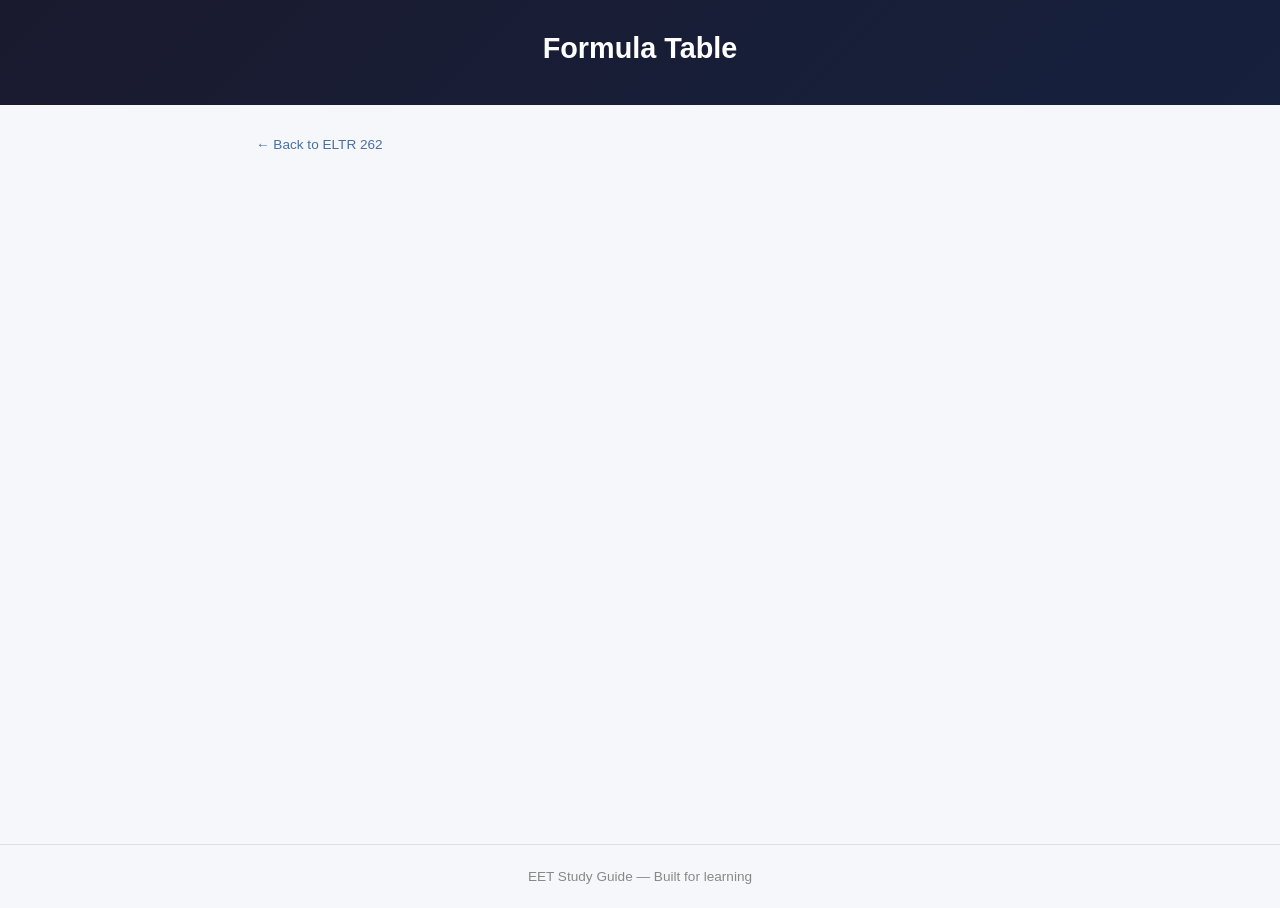
<file: content/semester-2/ELTR 262/formulaTable/formulaTable.html>
<!DOCTYPE html>
<html lang="en">

<head>
    <meta charset="UTF-8">
    <meta name="viewport" content="width=device-width, initial-scale=1.0">
    <title>ELTR 262 Formula Table</title>
    <link rel="stylesheet" href="../../../../assets/css/style.css">
</head>

<body>

    <header>
        <h1>Formula Table</h1>
    </header>

    <main>
        <div class="breadcrumb">
            <a href="../index.html" class="back-link">← Back to ELTR 262</a>
        </div>

        <div class="pdf">
            <iframe src="../../../../assets/pdf/262formula_sheet.pdf" width="100%" height="600px" style="border:none;">
                <p>Your browser does not support iframes. <a href="../../../../assets/pdf/262formula_sheet.pdf">Download
                        the PDF instead</a>.</p>
            </iframe>
        </div>

    </main>

    <footer>
        <p>EET Study Guide &mdash; Built for learning</p>
    </footer>

    <script src="../../../../assets/js/main.js"></script>
</body>

</html>
</file>
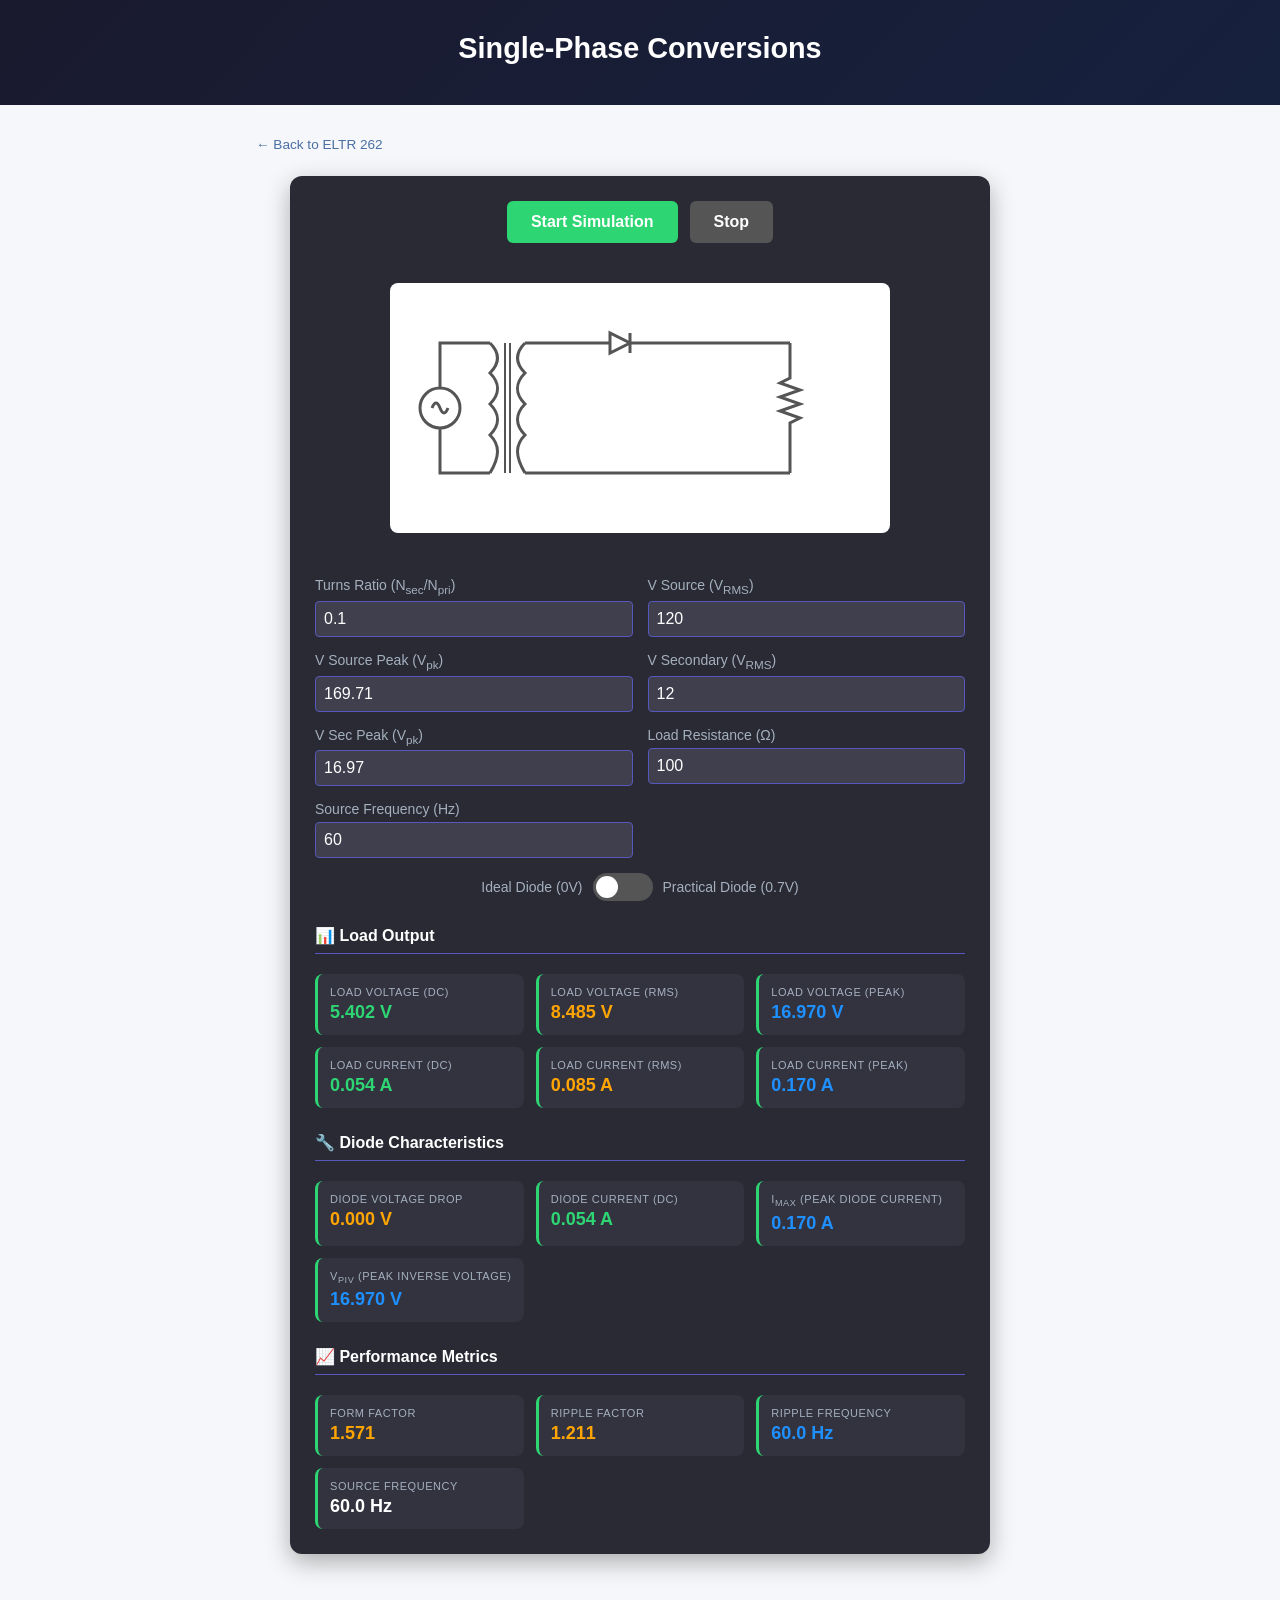
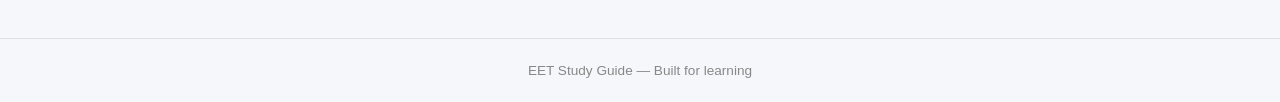
<file: content/semester-2/ELTR 262/singlePhaseConversions/singlephase.html>
<!DOCTYPE html>
<html lang="en">

<head>
    <meta charset="UTF-8">
    <meta name="viewport" content="width=device-width, initial-scale=1.0">
    <title>ELTR 262 Single-Phase Conversions</title>
    <link rel="stylesheet" href="../../../../assets/css/style.css">
    <link rel="stylesheet" href="style.css">
</head>

<body>

    <header>
        <h1>Single-Phase Conversions</h1>
    </header>

    <main>
        <div class="breadcrumb">
            <a href="../index.html" class="back-link">← Back to ELTR 262</a>
        </div>

        <div class="content">
            <div class="container">

                <div class="controls">
                    <button id="startBtn" class="btn-start">Start Simulation</button>
                    <button id="stopBtn" class="btn-stop" disabled>Stop</button>
                </div>

                <svg width="500" height="250" viewBox="0 0 500 250">
                    <circle id="src-circle" cx="50" cy="125" r="20" class="wire" />
                    <path d="M 42 125 Q 46 115 50 125 T 58 125" class="wire" />

                    <path id="wire-src-top" d="M 50 105 L 50 60 L 100 60" class="wire" />
                    <path id="wire-src-bot" d="M 50 145 L 50 190 L 100 190" class="wire" />

                    <path id="tx-pri"
                        d="M 100 60 C 110 70 110 80 100 90 C 110 100 110 111 100 121 C 110 131 110 142 100 152 C 110 162 110 173 100 190"
                        class="wire" />
                    <line x1="115" y1="60" x2="115" y2="190" stroke="#555" stroke-width="2" />
                    <line x1="120" y1="60" x2="120" y2="190" stroke="#555" stroke-width="2" />
                    <path id="tx-sec"
                        d="M 135 60 C 125 70 125 80 135 90 C 125 100 125 111 135 121 C 125 131 125 142 135 152 C 125 162 125 173 135 190"
                        class="wire" />

                    <path id="wire-sec-top" d="M 135 60 L 220 60" class="wire" />
                    <path id="wire-sec-bot" d="M 135 190 L 400 190" class="wire" />

                    <g id="diode">
                        <polygon points="220,50 220,70 240,60" fill="none" stroke="#555" stroke-width="3"
                            class="component" />
                        <line x1="240" y1="50" x2="240" y2="70" stroke="#555" stroke-width="3" class="component" />
                    </g>
                    <path id="wire-diode-out" d="M 240 60 L 400 60" class="wire" />

                    <path id="load-res"
                        d="M 400 60 L 400 95 L 390 100 L 410 107 L 390 114 L 410 121 L 390 128 L 410 135 L 400 140 L 400 190"
                        class="wire" />
                </svg>

                <div class="grid-inputs">
                    <div class="input-group">
                        <label for="turnsRatio">Turns Ratio (N<sub>sec</sub>/N<sub>pri</sub>)</label>
                        <input type="number" id="turnsRatio" step="any" value="0.1">
                    </div>
                    <div class="input-group">
                        <label for="vSource">V Source (V<sub>RMS</sub>)</label>
                        <input type="number" id="vSource" step="any" value="120">
                    </div>
                    <div class="input-group">
                        <label for="vSourcePeak">V Source Peak (V<sub>pk</sub>)</label>
                        <input type="number" id="vSourcePeak" step="any" value="169.71">
                    </div>
                    <div class="input-group">
                        <label for="vSecondary">V Secondary (V<sub>RMS</sub>)</label>
                        <input type="number" id="vSecondary" step="any" value="12">
                    </div>
                    <div class="input-group">
                        <label for="vSecPeak">V Sec Peak (V<sub>pk</sub>)</label>
                        <input type="number" id="vSecPeak" step="any" value="16.97">
                    </div>
                    <div class="input-group">
                        <label for="loadResistor">Load Resistance (Ω)</label>
                        <input type="number" id="loadResistor" step="any" value="100">
                    </div>
                    <div class="input-group">
                        <label for="frequency">Source Frequency (Hz)</label>
                        <input type="number" id="frequency" step="any" value="60">
                    </div>
                </div>

                <div class="toggle-group">
                    <label>Ideal Diode (0V)</label>
                    <label class="toggle-switch">
                        <input type="checkbox" id="diodeToggle">
                        <span class="toggle-slider"></span>
                    </label>
                    <label>Practical Diode (0.7V)</label>
                </div>

                <div class="section-title">📊 Load Output</div>
                <div class="results-grid" id="loadResults">
                    <div class="result-card">
                        <div class="label">Load Voltage (DC)</div>
                        <div class="value dc" id="vLoadDc">0 V</div>
                    </div>
                    <div class="result-card">
                        <div class="label">Load Voltage (RMS)</div>
                        <div class="value rms" id="vLoadRms">0 V</div>
                    </div>
                    <div class="result-card">
                        <div class="label">Load Voltage (Peak)</div>
                        <div class="value peak" id="vLoadPk">0 V</div>
                    </div>
                    <div class="result-card">
                        <div class="label">Load Current (DC)</div>
                        <div class="value dc" id="iLoadDc">0 A</div>
                    </div>
                    <div class="result-card">
                        <div class="label">Load Current (RMS)</div>
                        <div class="value rms" id="iLoadRms">0 A</div>
                    </div>
                    <div class="result-card">
                        <div class="label">Load Current (Peak)</div>
                        <div class="value peak" id="iLoadPk">0 A</div>
                    </div>
                </div>

                <div class="section-title">🔧 Diode Characteristics</div>
                <div class="results-grid" id="diodeResults">
                    <div class="result-card">
                        <div class="label">Diode Voltage Drop</div>
                        <div class="value" id="diodeVdrop" style="color: #ffa502;">0 V</div>
                    </div>
                    <div class="result-card">
                        <div class="label">Diode Current (DC)</div>
                        <div class="value dc" id="diodeIdc">0 A</div>
                    </div>
                    <div class="result-card">
                        <div class="label">I<sub>max</sub> (Peak Diode Current)</div>
                        <div class="value peak" id="diodeImax">0 A</div>
                    </div>
                    <div class="result-card">
                        <div class="label">V<sub>PIV</sub> (Peak Inverse Voltage)</div>
                        <div class="value peak" id="diodePIV">0 V</div>
                    </div>
                </div>

                <div class="section-title">📈 Performance Metrics</div>
                <div class="results-grid" id="metricsResults">
                    <div class="result-card">
                        <div class="label">Form Factor</div>
                        <div class="value" id="formFactor" style="color: #ffa502;">0</div>
                    </div>
                    <div class="result-card">
                        <div class="label">Ripple Factor</div>
                        <div class="value" id="rippleFactor" style="color: #ffa502;">0</div>
                    </div>
                    <div class="result-card">
                        <div class="label">Ripple Frequency</div>
                        <div class="value" id="rippleFreq" style="color: #1e90ff;">0 Hz</div>
                    </div>
                    <div class="result-card">
                        <div class="label">Source Frequency</div>
                        <div class="value" id="sourceFreq" style="color: #fff;">0 Hz</div>
                    </div>
                </div>
            </div>
        </div>

    </main>

    <footer>
        <p>EET Study Guide &mdash; Built for learning</p>
    </footer>

    <script src="../../../../assets/js/main.js"></script>
    <script src="script.js"></script>
</body>

</html>
</file>
<file: assets/css/style.css>
:root {
    /* Colors */
    --color-bg: #f5f7fa;
    --color-wip: rgb(255, 211, 211);
    --color-text-primary: #1a1a2e;
    --color-text-secondary: #555;
    --color-text-muted: #888;
    --color-accent: #4a6fa5;
    --color-white: #ffffff;
    --color-header-start: #1a1a2e;
    --color-header-end: #16213e;
    --color-header-text: #ffffff;
    --color-border: #e0e0e0;
    --color-card-shadow: rgba(0, 0, 0, 0.08);
    --color-card-shadow-hover: rgba(0, 0, 0, 0.12);

    /* Typography */
    --font-family: -apple-system, BlinkMacSystemFont, 'Segoe UI', Roboto, Oxygen, Ubuntu, sans-serif;
    --font-size-xs: 0.75rem;
    --font-size-sm: 0.85rem;
    --font-size-base: 0.9rem;
    --font-size-md: 1rem;
    --font-size-lg: 1.1rem;
    --font-size-xl: 1.25rem;
    --font-size-2xl: 1.8rem;
    --font-weight-semibold: 600;
    --font-weight-bold: 700;

    /* Spacing */
    --spacing-xs: 0.4rem;
    --spacing-sm: 0.5rem;
    --spacing-md: 1rem;
    --spacing-lg: 1.5rem;
    --spacing-xl: 2rem;

    /* Border radius */
    --radius-md: 12px;

    /* Transitions */
    --transition-fast: 0.2s ease;

    /* Layout */
    --content-max-width: 800px;
}

* {
    margin: 0;
    padding: 0;
    box-sizing: border-box;
}

body {
    font-family: var(--font-family);
    background: var(--color-bg);
    color: var(--color-text-primary);
    min-height: 100vh;
    display: flex;
    flex-direction: column;
}

header {
    background: linear-gradient(135deg, var(--color-header-start) 0%, var(--color-header-end) 100%);
    color: var(--color-header-text);
    padding: var(--spacing-xl) var(--spacing-md);
    text-align: center;
}

header h1 {
    font-size: var(--font-size-2xl);
    font-weight: var(--font-weight-bold);
    margin-bottom: var(--spacing-sm);
}

header p {
    font-size: var(--font-size-md);
    opacity: 0.85;
}

main {
    flex: 1;
    max-width: var(--content-max-width);
    width: 100%;
    margin: var(--spacing-xl) auto;
    padding: 0 var(--spacing-md);
}

.semester-grid {
    display: grid;
    grid-template-columns: 1fr;
    gap: var(--spacing-md);
}

@media (min-width: 600px) {
    .semester-grid {
        grid-template-columns: 1fr 1fr;
    }
}

.semester-card {
    background: var(--color-white);
    border-radius: var(--radius-md);
    padding: var(--spacing-lg);
    box-shadow: 0 2px 8px var(--color-card-shadow);
    transition: transform var(--transition-fast), box-shadow var(--transition-fast);
    text-decoration: none;
    color: inherit;
    display: flex;
    flex-direction: column;
    gap: var(--spacing-sm);
}
.semester-card-wip {
    background: var(--color-wip);
    border-radius: var(--radius-md);
    padding: var(--spacing-lg);
    box-shadow: 0 2px 8px var(--color-card-shadow);
    transition: transform var(--transition-fast), box-shadow var(--transition-fast);
    text-decoration: none;
    color: inherit;
    display: flex;
    flex-direction: column;
    gap: var(--spacing-sm);
}

.semester-card:hover {
    transform: translateY(-4px);
    box-shadow: 0 8px 24px var(--color-card-shadow-hover);
}

.semester-card:active {
    transform: translateY(-2px);
}

.semester-number {
    font-size: var(--font-size-xs);
    font-weight: var(--font-weight-semibold);
    text-transform: uppercase;
    letter-spacing: 0.05em;
    color: var(--color-accent);
}

.semester-title {
    font-size: var(--font-size-xl);
    font-weight: var(--font-weight-semibold);
    color: var(--color-text-primary);
}

.semester-card p {
    font-size: var(--font-size-base);
    color: var(--color-text-secondary);
    line-height: 1.5;
}

.semester-arrow {
    align-self: flex-end;
    font-size: 1.2rem;
    color: var(--color-accent);
    transition: transform var(--transition-fast);
}

.semester-card:hover .semester-arrow {
    transform: translateX(4px);
}

.resources-section {
    margin-top: var(--spacing-xl);
    padding: var(--spacing-lg);
    background: var(--color-white);
    border-radius: var(--radius-md);
    box-shadow: 0 2px 8px var(--color-card-shadow);
}

.resources-section h2 {
    font-size: var(--font-size-lg);
    margin-bottom: var(--spacing-md);
    color: var(--color-text-primary);
}

.resources-section ul {
    list-style: none;
    display: flex;
    flex-direction: column;
    gap: var(--spacing-sm);
}

.resources-section a {
    color: var(--color-accent);
    text-decoration: none;
    font-size: var(--font-size-base);
    padding: var(--spacing-xs) 0;
    display: inline-block;
    border-bottom: 1px solid transparent;
    transition: border-color var(--transition-fast);
}

.resources-section a:hover {
    border-bottom-color: var(--color-accent);
}

footer {
    text-align: center;
    padding: var(--spacing-lg);
    font-size: var(--font-size-sm);
    color: var(--color-text-muted);
    border-top: 1px solid var(--color-border);
    margin-top: var(--spacing-xl);
}

.breadcrumb {
    font-size: var(--font-size-sm);
    color: var(--color-text-muted);
    margin-bottom: var(--spacing-lg);
}

.breadcrumb span {
    color: var(--color-text-primary);
}

.breadcrumb .back-link {
    color: var(--color-accent);
    text-decoration: none;
    display: inline-flex;
    align-items: center;
    gap: 0.25rem;
    transition: color var(--transition-fast);
}

.breadcrumb .back-link:hover {
    color: var(--color-text-primary);
}
</file>
<file: content/semester-2/ELTR 262/singlePhaseConversions/style.css>
:root {
    --wire-idle: #555;
    --wire-active-pos: #ff4757;
    --wire-active-neg: #1e90ff;
    --bg-color: #1e1e24;
    --card-bg: #2a2a35;
    --card-alt: #333340;
    --text-color: #f1f2f6;
    --accent-green: #2ed573;
    --accent-red: #ff4757;
    --accent-blue: #1e90ff;
    --border-color: #5758bb;
    --muted: #a4b0be;
}

.container {
    background-color: var(--card-bg);
    padding: 25px;
    border-radius: 12px;
    box-shadow: 0 8px 24px rgba(0,0,0,0.3);
    max-width: 700px;
    width: 100%;
    text-align: center;
    margin-bottom: 20px;
    margin-left: auto;
    margin-right: auto;
}

.controls {
    margin-bottom: 20px;
    display: flex;
    gap: 12px;
    justify-content: center;
    flex-wrap: wrap;
}

button {
    border: none;
    padding: 12px 24px;
    font-size: 16px;
    font-weight: bold;
    border-radius: 6px;
    cursor: pointer;
    transition: background 0.2s;
}

.btn-start {
    background-color: var(--accent-green);
    color: #fff;
}
.btn-start:hover { background-color: #26af5f; }

.btn-stop {
    background-color: var(--accent-red);
    color: #fff;
}
.btn-stop:hover { background-color: #e04040; }

button:disabled { background-color: #555; cursor: not-allowed; }

svg {
    background: #fff;
    border-radius: 8px;
    margin: 20px 0;
    max-width: 100%;
}

.wire, .component {
    stroke: var(--wire-idle);
    stroke-width: 3;
    fill: none;
    transition: stroke 0.3s ease;
}

.active-pos { stroke: var(--wire-active-pos) !important; }
.active-neg { stroke: var(--wire-active-neg) !important; }

.grid-inputs {
    display: grid;
    grid-template-columns: repeat(2, 1fr);
    gap: 15px;
    margin-top: 20px;
    text-align: left;
}

.input-group {
    display: flex;
    flex-direction: column;
}

.input-group label {
    font-size: 14px;
    margin-bottom: 5px;
    color: var(--muted);
}

.input-group input {
    background-color: #3f3f4e;
    border: 1px solid var(--border-color);
    border-radius: 4px;
    padding: 8px;
    color: #fff;
    font-size: 16px;
}

.input-group input:focus {
    outline: 2px solid var(--accent-green);
}

.toggle-group {
    display: flex;
    align-items: center;
    gap: 10px;
    margin: 15px 0;
    justify-content: center;
}

.toggle-group label {
    font-size: 14px;
    color: var(--muted);
}

.toggle-switch {
    position: relative;
    display: inline-block;
    width: 60px;
    height: 28px;
}

.toggle-switch input {
    opacity: 0;
    width: 0;
    height: 0;
}

.toggle-slider {
    position: absolute;
    cursor: pointer;
    top: 0; left: 0; right: 0; bottom: 0;
    background-color: #555;
    border-radius: 28px;
    transition: 0.3s;
}

.toggle-slider::before {
    content: "";
    position: absolute;
    height: 22px; width: 22px;
    left: 3px; bottom: 3px;
    background-color: white;
    border-radius: 50%;
    transition: 0.3s;
}

.toggle-switch input:checked + .toggle-slider {
    background-color: var(--accent-green);
}

.toggle-switch input:checked + .toggle-slider::before {
    transform: translateX(32px);
}

.results-grid {
    display: grid;
    grid-template-columns: repeat(2, 1fr);
    gap: 12px;
    margin-top: 20px;
    text-align: left;
}

@media (min-width: 600px) {
    .results-grid {
        grid-template-columns: repeat(3, 1fr);
    }
}

.result-card {
    background: var(--card-alt);
    border-radius: 8px;
    padding: 12px;
    border-left: 3px solid var(--accent-green);
}

.result-card .label {
    font-size: 11px;
    text-transform: uppercase;
    letter-spacing: 0.05em;
    color: var(--muted);
    margin-bottom: 4px;
}

.result-card .value {
    font-size: 18px;
    font-weight: 600;
    color: #fff;
}

.result-card .value.dc { color: #2ed573; }
.result-card .value.rms { color: #ffa502; }
.result-card .value.peak { color: #1e90ff; }

.section-title {
    font-size: 16px;
    font-weight: 600;
    margin-top: 25px;
    margin-bottom: 10px;
    text-align: left;
    color: #fff;
    border-bottom: 1px solid var(--border-color);
    padding-bottom: 8px;
}
</file>
